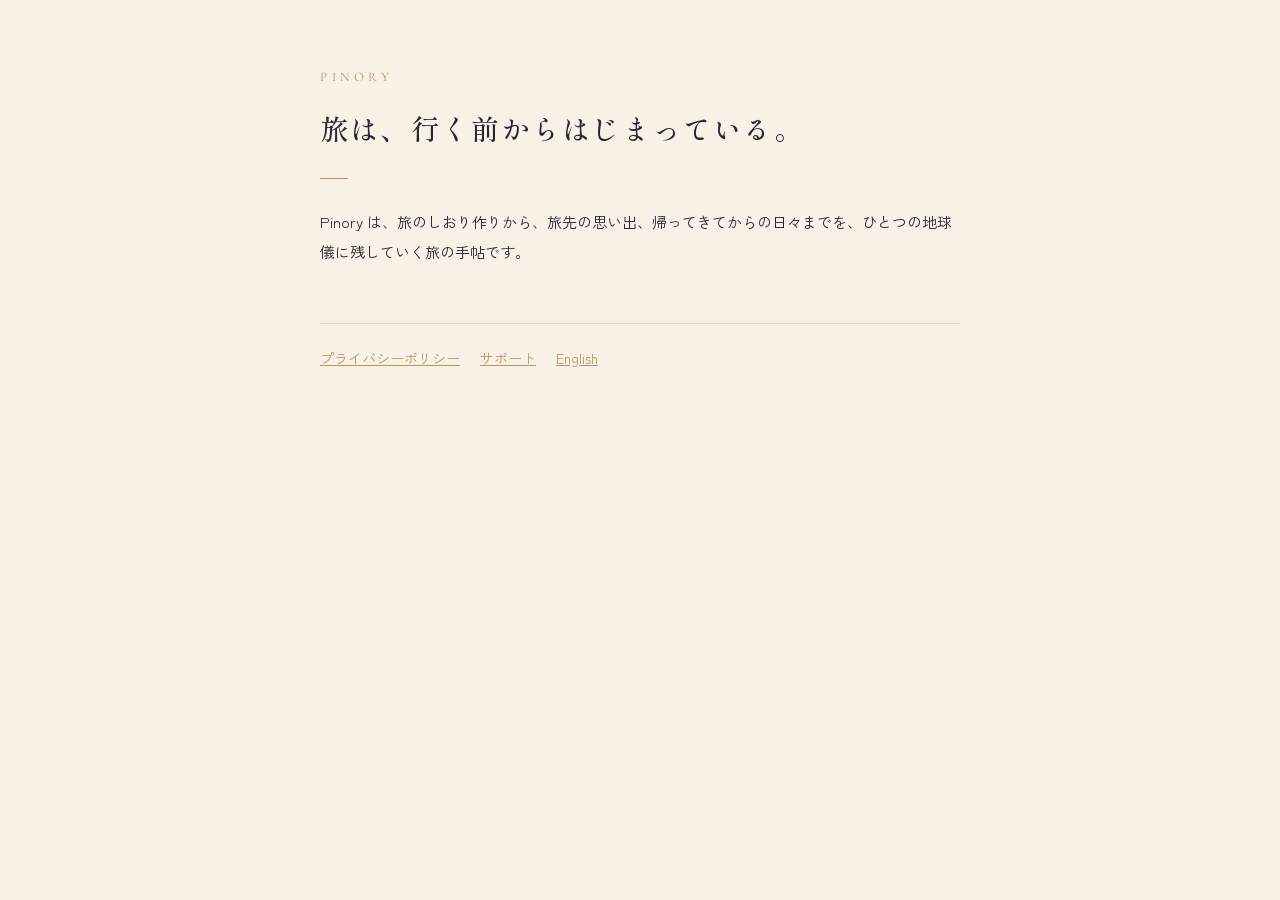
<file: index.html>
<!doctype html><html lang="ja"><head><meta charset="utf-8"><meta name="viewport" content="width=device-width,initial-scale=1"><title>Pinory</title><link rel="preconnect" href="https://fonts.googleapis.com"><link rel="stylesheet" href="https://fonts.googleapis.com/css2?family=Cormorant+Garamond:wght@500&family=Shippori+Mincho:wght@500&family=Zen+Kaku+Gothic+New&display=swap"><link rel="stylesheet" href="style.css"></head>
<body><main>
<p class="eyebrow">Pinory</p>
<h1>旅は、行く前からはじまっている。</h1>
<div class="rule"></div>
<p>Pinory は、旅のしおり作りから、旅先の思い出、帰ってきてからの日々までを、ひとつの地球儀に残していく旅の手帖です。</p>
<nav><a href="privacy/">プライバシーポリシー</a><a href="support/">サポート</a><a href="en/">English</a></nav>
</main></body></html>
</file>
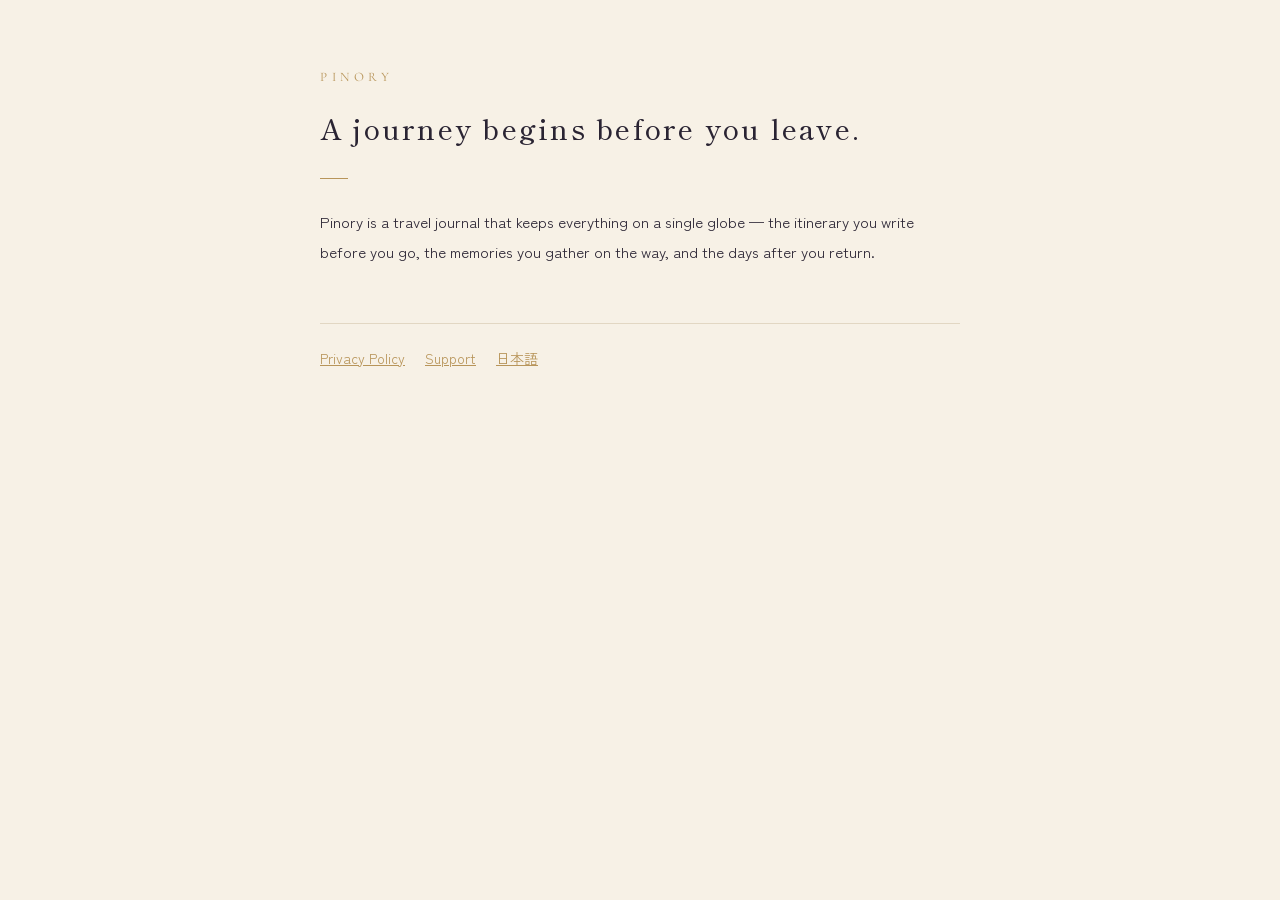
<file: en/index.html>
<!doctype html><html lang="en"><head><meta charset="utf-8"><meta name="viewport" content="width=device-width,initial-scale=1"><title>Pinory</title><link rel="preconnect" href="https://fonts.googleapis.com"><link rel="stylesheet" href="https://fonts.googleapis.com/css2?family=Cormorant+Garamond:wght@500&family=Shippori+Mincho:wght@500&family=Zen+Kaku+Gothic+New&display=swap"><link rel="stylesheet" href="../style.css"></head>
<body><main>
<p class="eyebrow">Pinory</p>
<h1>A journey begins before you leave.</h1>
<div class="rule"></div>
<p>Pinory is a travel journal that keeps everything on a single globe — the itinerary you write before you go, the memories you gather on the way, and the days after you return.</p>
<nav><a href="privacy/">Privacy Policy</a><a href="support/">Support</a><a href="../">日本語</a></nav>
</main></body></html>
</file>
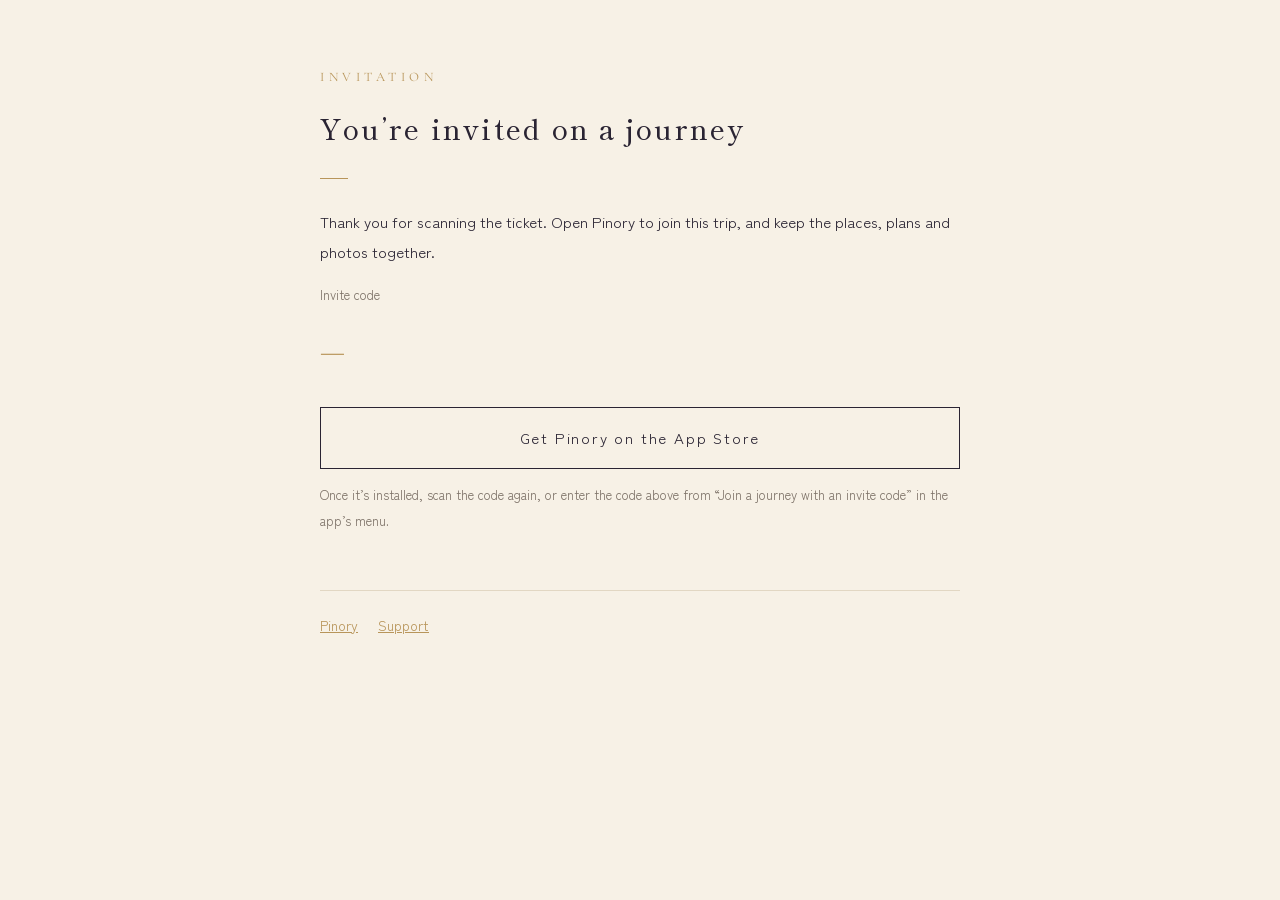
<file: join/index.html>
<!doctype html><html lang="ja"><head><meta charset="utf-8"><meta name="viewport" content="width=device-width,initial-scale=1"><meta name="robots" content="noindex"><title>Pinory 旅への招待</title><link rel="preconnect" href="https://fonts.googleapis.com"><link rel="stylesheet" href="https://fonts.googleapis.com/css2?family=Cormorant+Garamond:wght@500&family=Shippori+Mincho:wght@500&family=Zen+Kaku+Gothic+New&display=swap"><link rel="stylesheet" href="../style.css">
<style>
.code{font-family:"Cormorant Garamond",serif;font-size:30px;letter-spacing:.12em;color:var(--gold);margin:6px 0 26px}
.btn{display:block;text-align:center;text-decoration:none;font-family:"Zen Kaku Gothic New",sans-serif;font-size:15px;letter-spacing:.12em;padding:15px 18px;margin:0 0 12px;border:1px solid var(--ink);color:var(--ink)}
.btn.primary{background:var(--ink);color:var(--paper)}
[data-lang]{display:none}
</style></head>
<body><main>
<p class="eyebrow">Invitation</p>

<div data-lang="ja">
<h1>旅への、招待です</h1>
<div class="rule"></div>
<p>切符のQRコードから来てくださって、ありがとうございます。Pinory をひらくと、この旅の仲間に加われます。行き先や予定、写真を、一緒に残せます。</p>
<p class="small">招待コード</p>
<p class="code" data-code></p>
<a class="btn primary" data-open href="#">Pinory でひらく</a>
<a class="btn" data-store href="#">App Store で Pinory を入れる</a>
<p class="small">アプリを入れたら、もう一度このQRコードを読み込むか、アプリのメニューの「招待コードで旅に加わる」に上のコードを入れてください。</p>
<nav><a href="../">Pinory</a><a href="../support/">サポート</a></nav>
</div>

<div data-lang="en">
<h1>You’re invited on a journey</h1>
<div class="rule"></div>
<p>Thank you for scanning the ticket. Open Pinory to join this trip, and keep the places, plans and photos together.</p>
<p class="small">Invite code</p>
<p class="code" data-code></p>
<a class="btn primary" data-open href="#">Open in Pinory</a>
<a class="btn" data-store href="#">Get Pinory on the App Store</a>
<p class="small">Once it’s installed, scan the code again, or enter the code above from “Join a journey with an invite code” in the app’s menu.</p>
<nav><a href="../">Pinory</a><a href="../en/support/">Support</a></nav>
</div>

<script>
// App Store の URL（審査が通ってアプリの Apple ID が決まったら、ここに入れる）
var APP_STORE_URL = 'https://apps.apple.com/search?term=Pinory';
var ja = (navigator.language || '').toLowerCase().indexOf('ja') === 0;
var lang = ja ? 'ja' : 'en';
document.documentElement.lang = lang;
document.title = ja ? 'Pinory 旅への招待' : 'Pinory — an invitation';
document.querySelector('[data-lang="' + lang + '"]').style.display = 'block';
// 招待コードは英数字12文字だけを受け付ける
var raw = (new URLSearchParams(location.search).get('c') || '').toUpperCase().replace(/[^A-Z0-9]/g, '');
var code = raw.length === 12 ? raw : '';
document.querySelectorAll('[data-code]').forEach(function (e) {
  e.textContent = code ? code.slice(0, 4) + '-' + code.slice(4, 8) + '-' + code.slice(8) : '—';
});
document.querySelectorAll('[data-open]').forEach(function (e) {
  if (code) e.href = 'pinory://join/' + code; else e.style.display = 'none';
});
document.querySelectorAll('[data-store]').forEach(function (e) { e.href = APP_STORE_URL; });
</script>
</main></body></html>
</file>
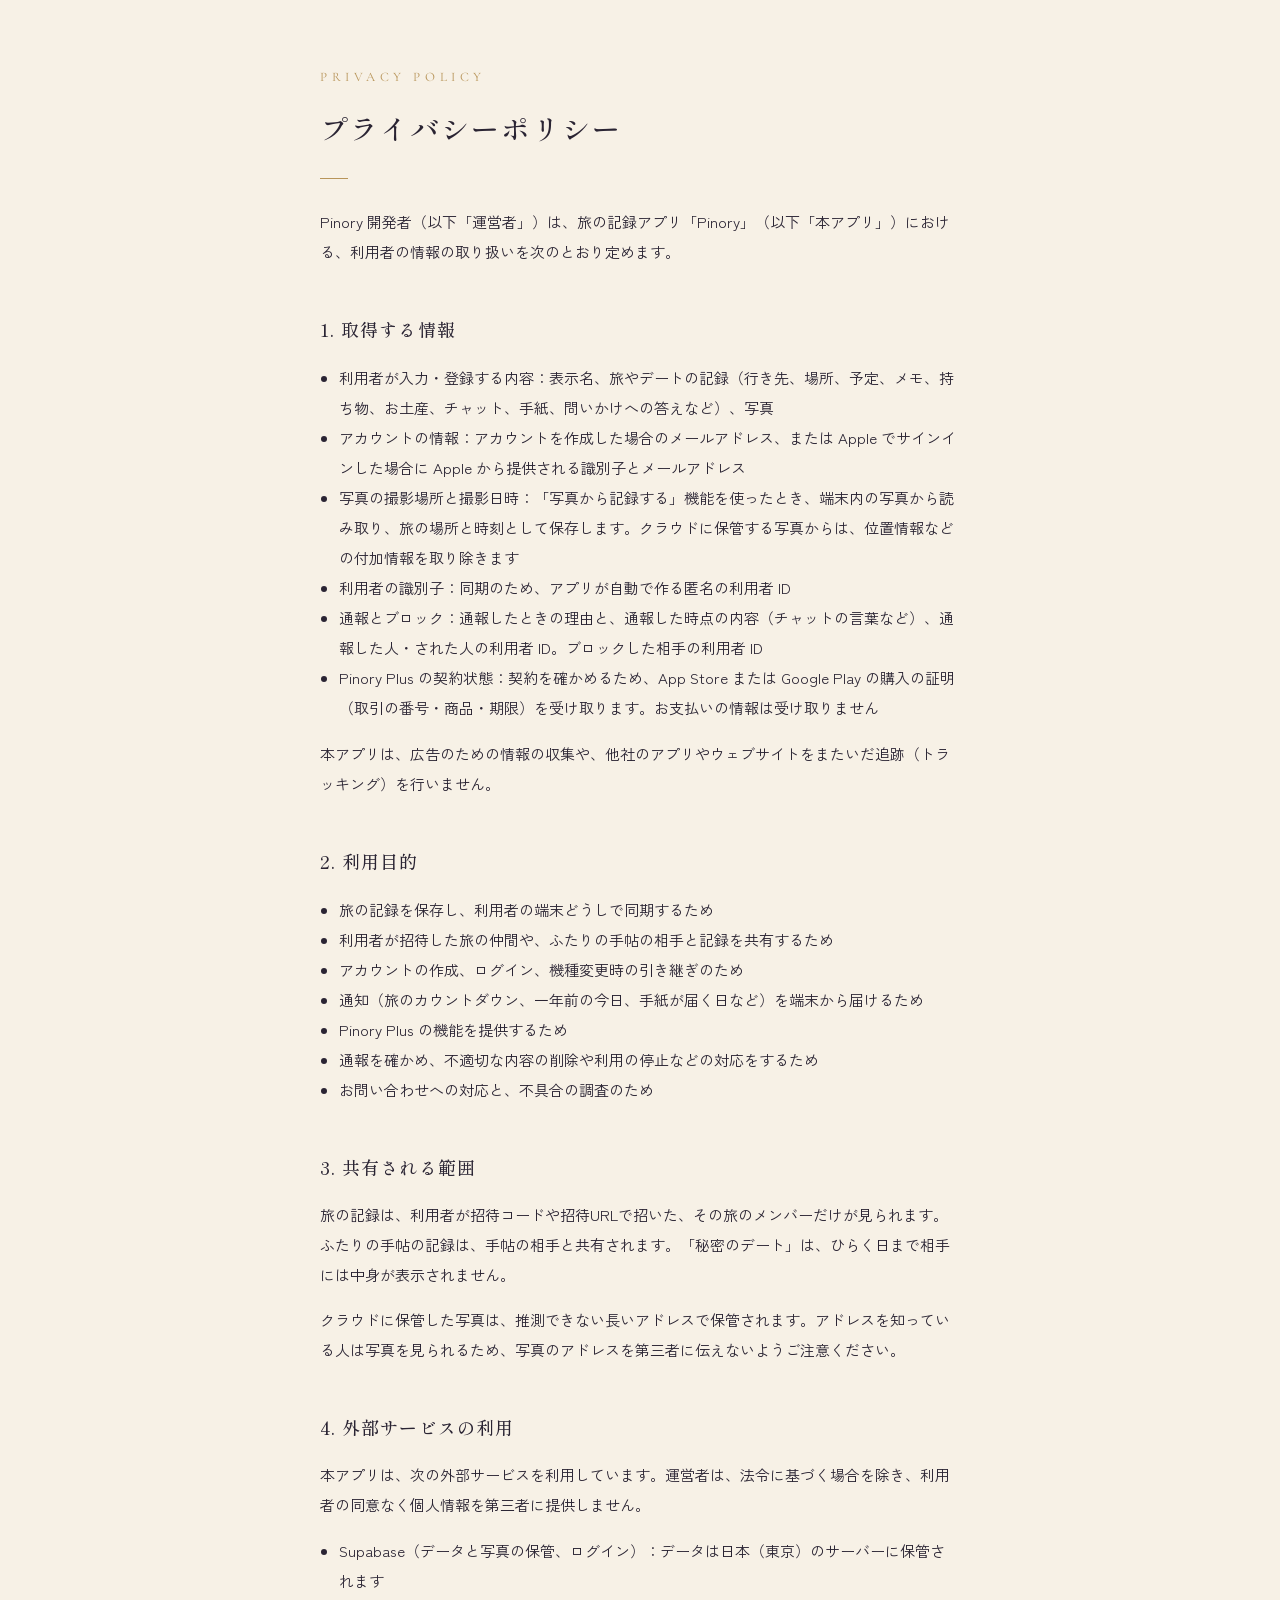
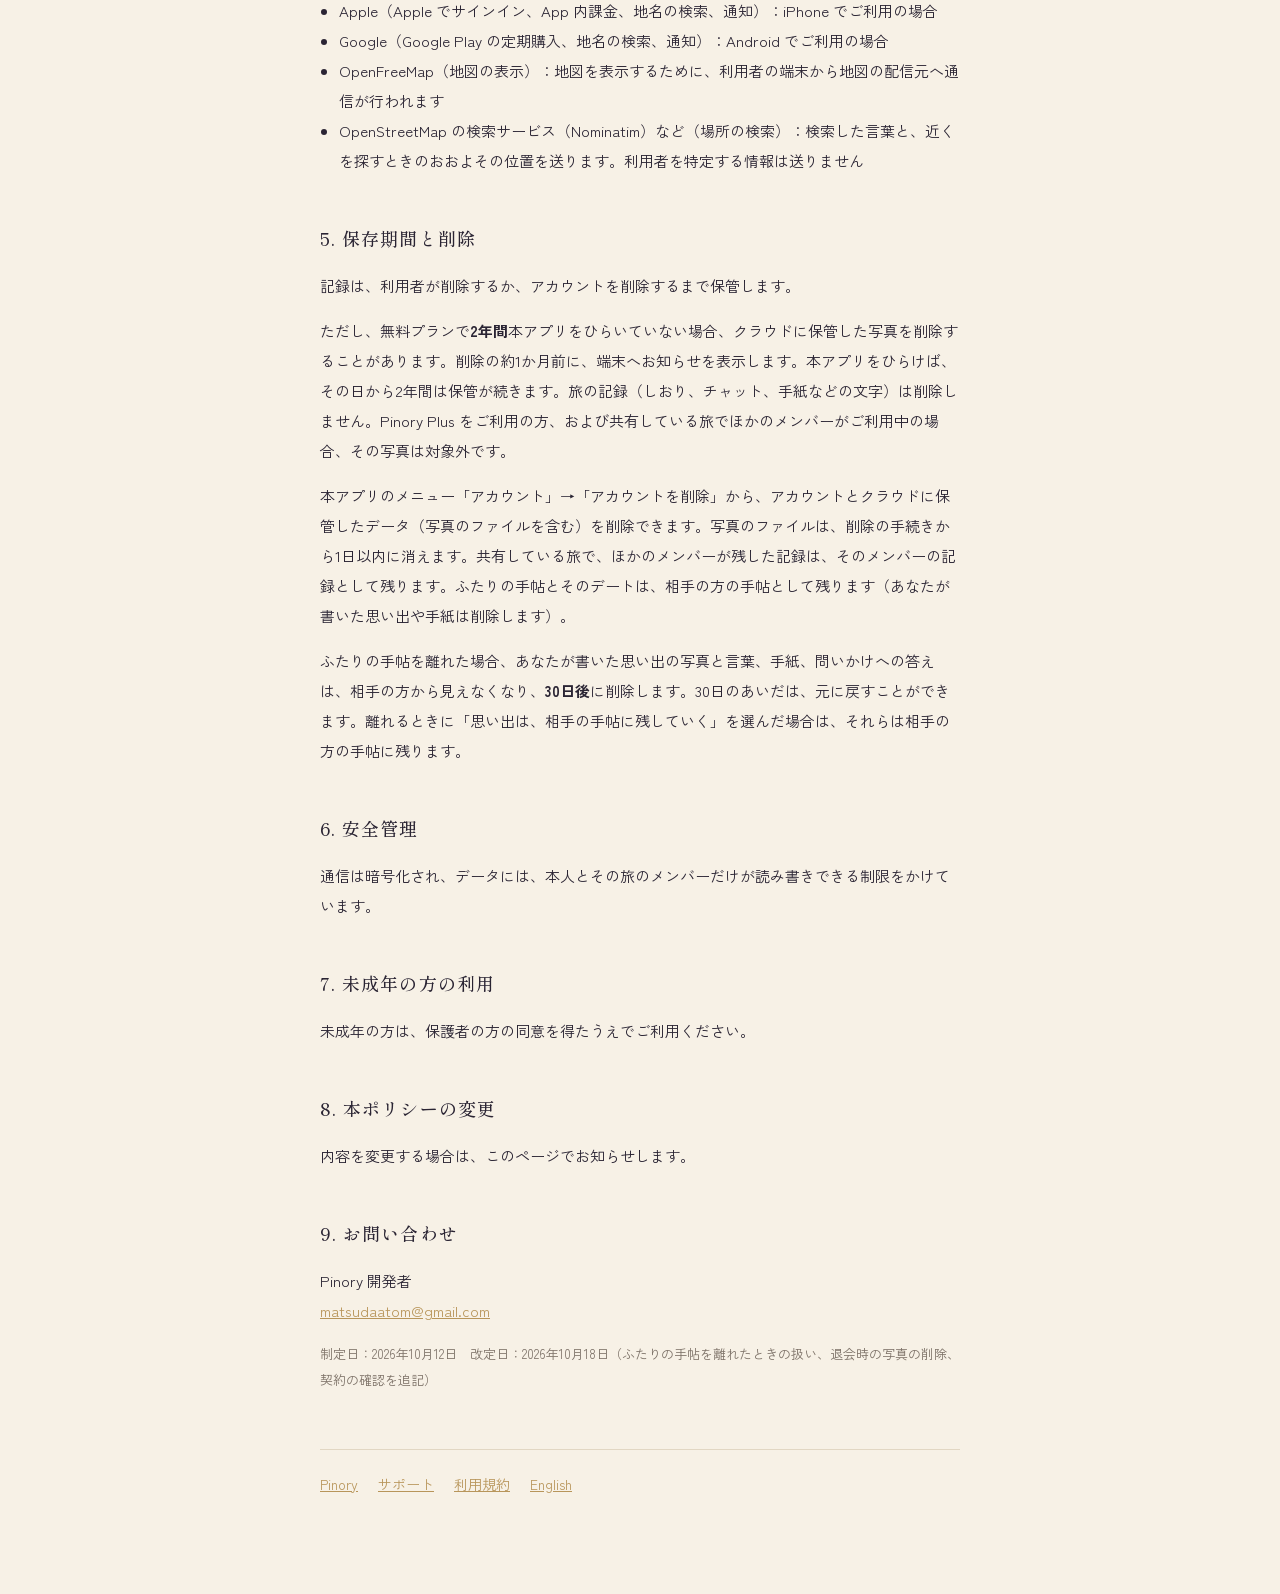
<file: privacy/index.html>
<!doctype html><html lang="ja"><head><meta charset="utf-8"><meta name="viewport" content="width=device-width,initial-scale=1"><title>Pinory プライバシーポリシー</title><link rel="preconnect" href="https://fonts.googleapis.com"><link rel="stylesheet" href="https://fonts.googleapis.com/css2?family=Cormorant+Garamond:wght@500&family=Shippori+Mincho:wght@500&family=Zen+Kaku+Gothic+New&display=swap"><link rel="stylesheet" href="../style.css"></head>
<body><main>
<p class="eyebrow">Privacy Policy</p>
<h1>プライバシーポリシー</h1>
<div class="rule"></div>
<p>Pinory 開発者（以下「運営者」）は、旅の記録アプリ「Pinory」（以下「本アプリ」）における、利用者の情報の取り扱いを次のとおり定めます。</p>

<h2>1. 取得する情報</h2>
<ul>
<li>利用者が入力・登録する内容：表示名、旅やデートの記録（行き先、場所、予定、メモ、持ち物、お土産、チャット、手紙、問いかけへの答えなど）、写真</li>
<li>アカウントの情報：アカウントを作成した場合のメールアドレス、または Apple でサインインした場合に Apple から提供される識別子とメールアドレス</li>
<li>写真の撮影場所と撮影日時：「写真から記録する」機能を使ったとき、端末内の写真から読み取り、旅の場所と時刻として保存します。クラウドに保管する写真からは、位置情報などの付加情報を取り除きます</li>
<li>利用者の識別子：同期のため、アプリが自動で作る匿名の利用者 ID</li>
<li>通報とブロック：通報したときの理由と、通報した時点の内容（チャットの言葉など）、通報した人・された人の利用者 ID。ブロックした相手の利用者 ID</li>
<li>Pinory Plus の契約状態：契約を確かめるため、App Store または Google Play の購入の証明（取引の番号・商品・期限）を受け取ります。お支払いの情報は受け取りません</li>
</ul>
<p>本アプリは、広告のための情報の収集や、他社のアプリやウェブサイトをまたいだ追跡（トラッキング）を行いません。</p>

<h2>2. 利用目的</h2>
<ul>
<li>旅の記録を保存し、利用者の端末どうしで同期するため</li>
<li>利用者が招待した旅の仲間や、ふたりの手帖の相手と記録を共有するため</li>
<li>アカウントの作成、ログイン、機種変更時の引き継ぎのため</li>
<li>通知（旅のカウントダウン、一年前の今日、手紙が届く日など）を端末から届けるため</li>
<li>Pinory Plus の機能を提供するため</li>
<li>通報を確かめ、不適切な内容の削除や利用の停止などの対応をするため</li>
<li>お問い合わせへの対応と、不具合の調査のため</li>
</ul>

<h2>3. 共有される範囲</h2>
<p>旅の記録は、利用者が招待コードや招待URLで招いた、その旅のメンバーだけが見られます。ふたりの手帖の記録は、手帖の相手と共有されます。「秘密のデート」は、ひらく日まで相手には中身が表示されません。</p>
<p>クラウドに保管した写真は、推測できない長いアドレスで保管されます。アドレスを知っている人は写真を見られるため、写真のアドレスを第三者に伝えないようご注意ください。</p>

<h2>4. 外部サービスの利用</h2>
<p>本アプリは、次の外部サービスを利用しています。運営者は、法令に基づく場合を除き、利用者の同意なく個人情報を第三者に提供しません。</p>
<ul>
<li>Supabase（データと写真の保管、ログイン）：データは日本（東京）のサーバーに保管されます</li>
<li>Apple（Apple でサインイン、App 内課金、地名の検索、通知）：iPhone でご利用の場合</li>
<li>Google（Google Play の定期購入、地名の検索、通知）：Android でご利用の場合</li>
<li>OpenFreeMap（地図の表示）：地図を表示するために、利用者の端末から地図の配信元へ通信が行われます</li>
<li>OpenStreetMap の検索サービス（Nominatim）など（場所の検索）：検索した言葉と、近くを探すときのおおよその位置を送ります。利用者を特定する情報は送りません</li>
</ul>

<h2>5. 保存期間と削除</h2>
<p>記録は、利用者が削除するか、アカウントを削除するまで保管します。</p>
<p>ただし、無料プランで<strong>2年間</strong>本アプリをひらいていない場合、クラウドに保管した写真を削除することがあります。削除の約1か月前に、端末へお知らせを表示します。本アプリをひらけば、その日から2年間は保管が続きます。旅の記録（しおり、チャット、手紙などの文字）は削除しません。Pinory Plus をご利用の方、および共有している旅でほかのメンバーがご利用中の場合、その写真は対象外です。</p>
<p>本アプリのメニュー「アカウント」→「アカウントを削除」から、アカウントとクラウドに保管したデータ（写真のファイルを含む）を削除できます。写真のファイルは、削除の手続きから1日以内に消えます。共有している旅で、ほかのメンバーが残した記録は、そのメンバーの記録として残ります。ふたりの手帖とそのデートは、相手の方の手帖として残ります（あなたが書いた思い出や手紙は削除します）。</p>
<p>ふたりの手帖を離れた場合、あなたが書いた思い出の写真と言葉、手紙、問いかけへの答えは、相手の方から見えなくなり、<strong>30日後</strong>に削除します。30日のあいだは、元に戻すことができます。離れるときに「思い出は、相手の手帖に残していく」を選んだ場合は、それらは相手の方の手帖に残ります。</p>

<h2>6. 安全管理</h2>
<p>通信は暗号化され、データには、本人とその旅のメンバーだけが読み書きできる制限をかけています。</p>

<h2>7. 未成年の方の利用</h2>
<p>未成年の方は、保護者の方の同意を得たうえでご利用ください。</p>

<h2>8. 本ポリシーの変更</h2>
<p>内容を変更する場合は、このページでお知らせします。</p>

<h2>9. お問い合わせ</h2>
<p>Pinory 開発者<br><a href="mailto:matsudaatom@gmail.com">matsudaatom@gmail.com</a></p>
<p class="small">制定日：2026年10月12日　改定日：2026年10月18日（ふたりの手帖を離れたときの扱い、退会時の写真の削除、契約の確認を追記）</p>

<nav><a href="../">Pinory</a><a href="../support/">サポート</a><a href="../terms/">利用規約</a><a href="../en/privacy/">English</a></nav>
</main></body></html>
</file>
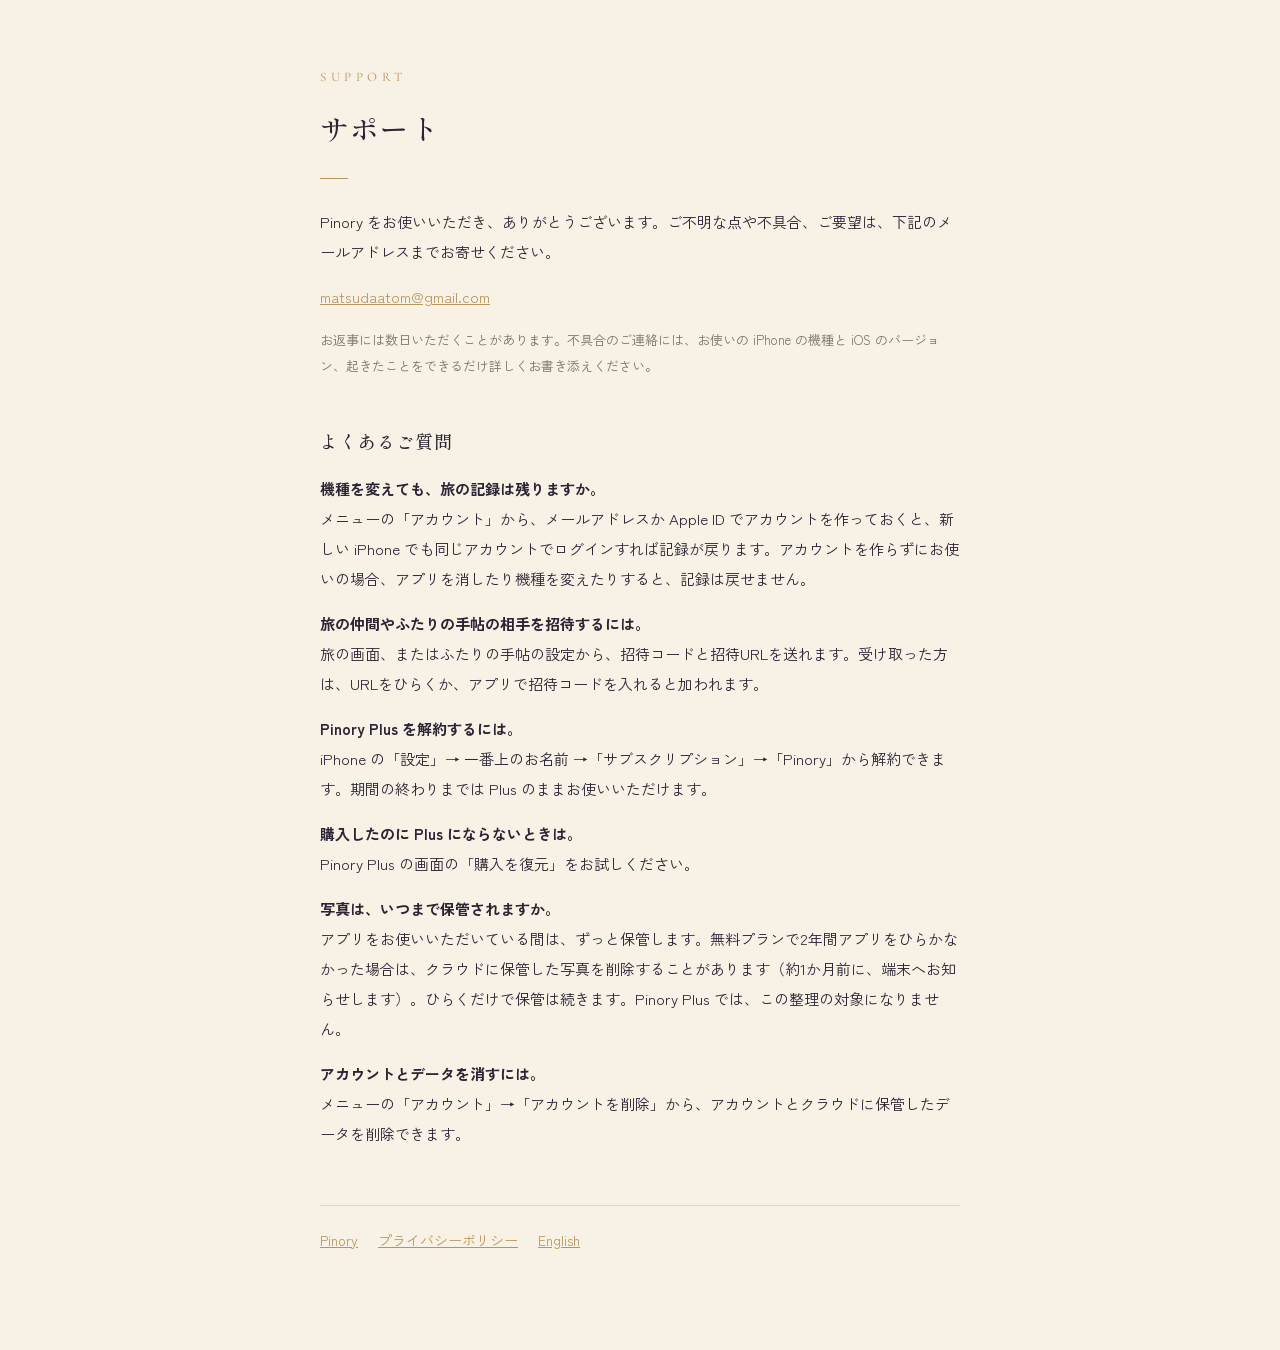
<file: support/index.html>
<!doctype html><html lang="ja"><head><meta charset="utf-8"><meta name="viewport" content="width=device-width,initial-scale=1"><title>Pinory サポート</title><link rel="preconnect" href="https://fonts.googleapis.com"><link rel="stylesheet" href="https://fonts.googleapis.com/css2?family=Cormorant+Garamond:wght@500&family=Shippori+Mincho:wght@500&family=Zen+Kaku+Gothic+New&display=swap"><link rel="stylesheet" href="../style.css"></head>
<body><main>
<p class="eyebrow">Support</p>
<h1>サポート</h1>
<div class="rule"></div>
<p>Pinory をお使いいただき、ありがとうございます。ご不明な点や不具合、ご要望は、下記のメールアドレスまでお寄せください。</p>
<p><a href="mailto:matsudaatom@gmail.com">matsudaatom@gmail.com</a></p>
<p class="small">お返事には数日いただくことがあります。不具合のご連絡には、お使いの iPhone の機種と iOS のバージョン、起きたことをできるだけ詳しくお書き添えください。</p>

<h2>よくあるご質問</h2>
<p><strong>機種を変えても、旅の記録は残りますか。</strong><br>メニューの「アカウント」から、メールアドレスか Apple ID でアカウントを作っておくと、新しい iPhone でも同じアカウントでログインすれば記録が戻ります。アカウントを作らずにお使いの場合、アプリを消したり機種を変えたりすると、記録は戻せません。</p>
<p><strong>旅の仲間やふたりの手帖の相手を招待するには。</strong><br>旅の画面、またはふたりの手帖の設定から、招待コードと招待URLを送れます。受け取った方は、URLをひらくか、アプリで招待コードを入れると加われます。</p>
<p><strong>Pinory Plus を解約するには。</strong><br>iPhone の「設定」→ 一番上のお名前 →「サブスクリプション」→「Pinory」から解約できます。期間の終わりまでは Plus のままお使いいただけます。</p>
<p><strong>購入したのに Plus にならないときは。</strong><br>Pinory Plus の画面の「購入を復元」をお試しください。</p>
<p><strong>写真は、いつまで保管されますか。</strong><br>アプリをお使いいただいている間は、ずっと保管します。無料プランで2年間アプリをひらかなかった場合は、クラウドに保管した写真を削除することがあります（約1か月前に、端末へお知らせします）。ひらくだけで保管は続きます。Pinory Plus では、この整理の対象になりません。</p>
<p><strong>アカウントとデータを消すには。</strong><br>メニューの「アカウント」→「アカウントを削除」から、アカウントとクラウドに保管したデータを削除できます。</p>

<nav><a href="../">Pinory</a><a href="../privacy/">プライバシーポリシー</a><a href="../en/support/">English</a></nav>
</main></body></html>
</file>
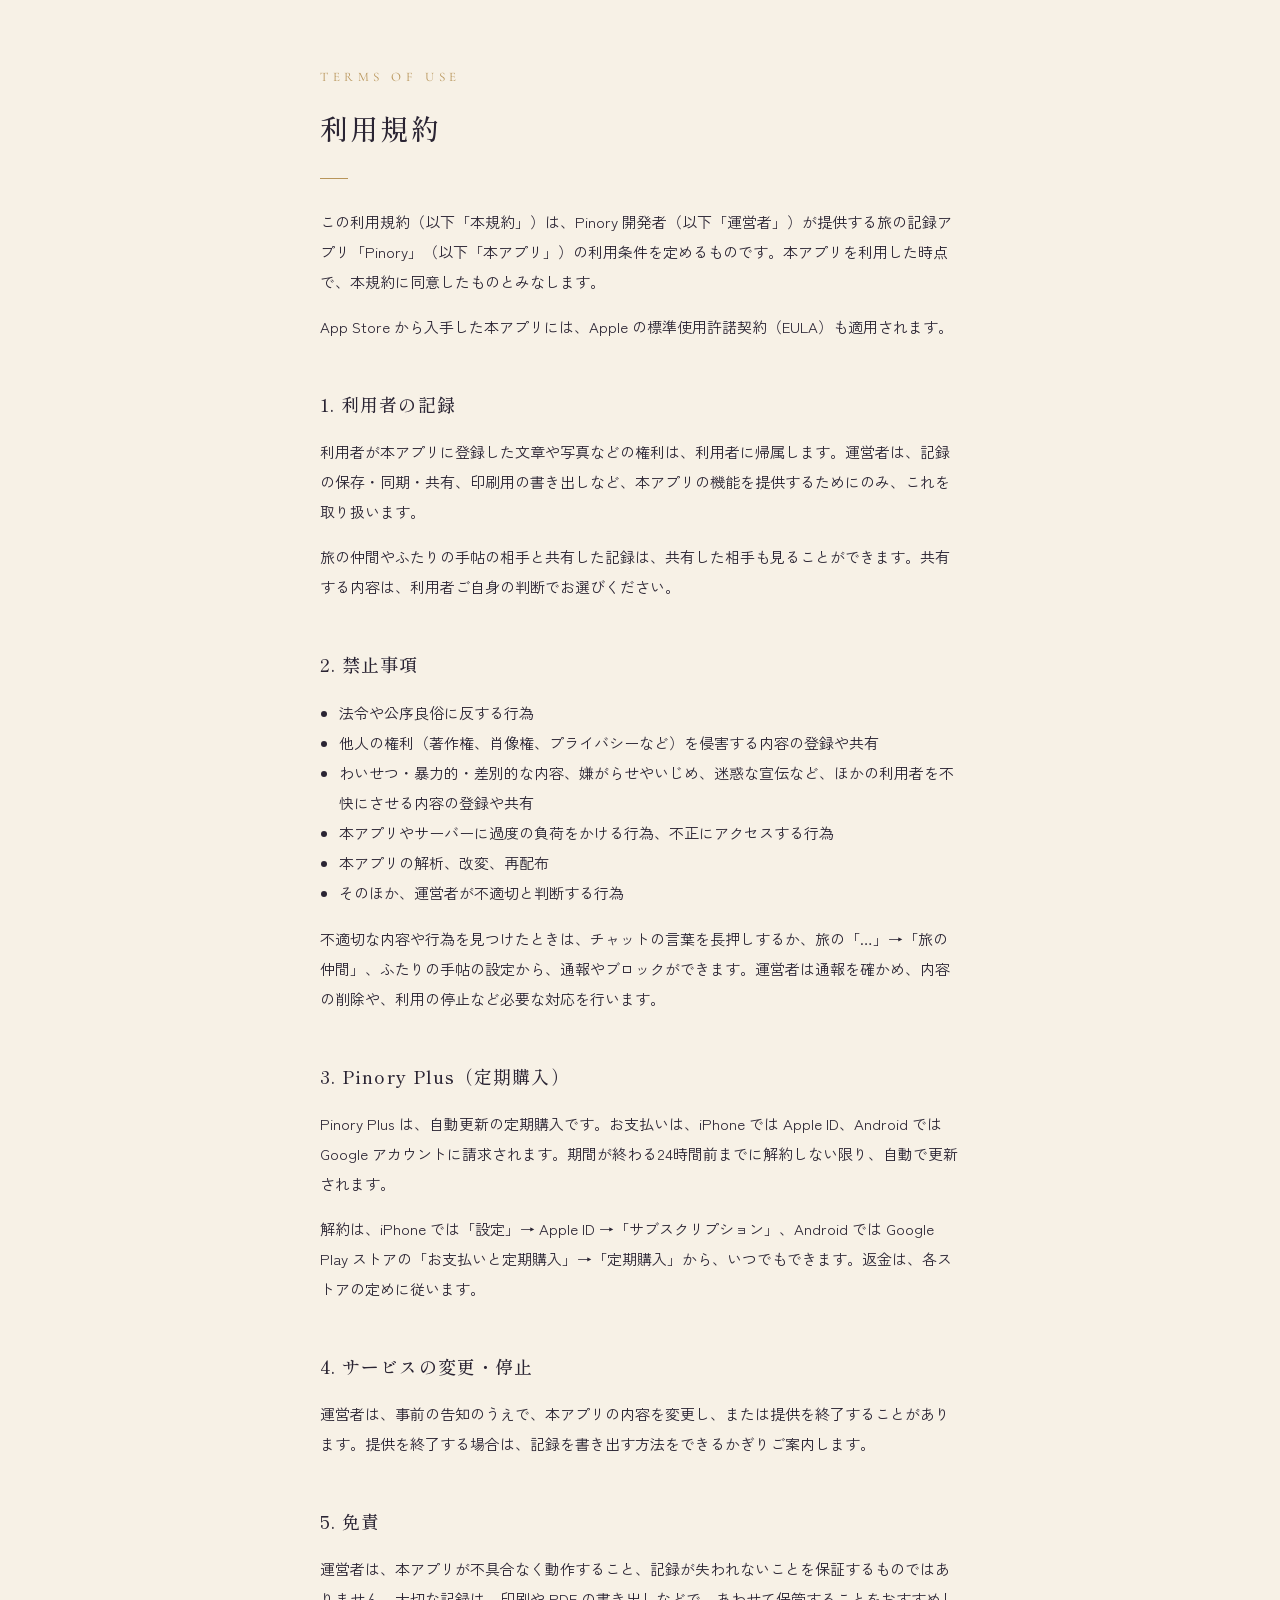
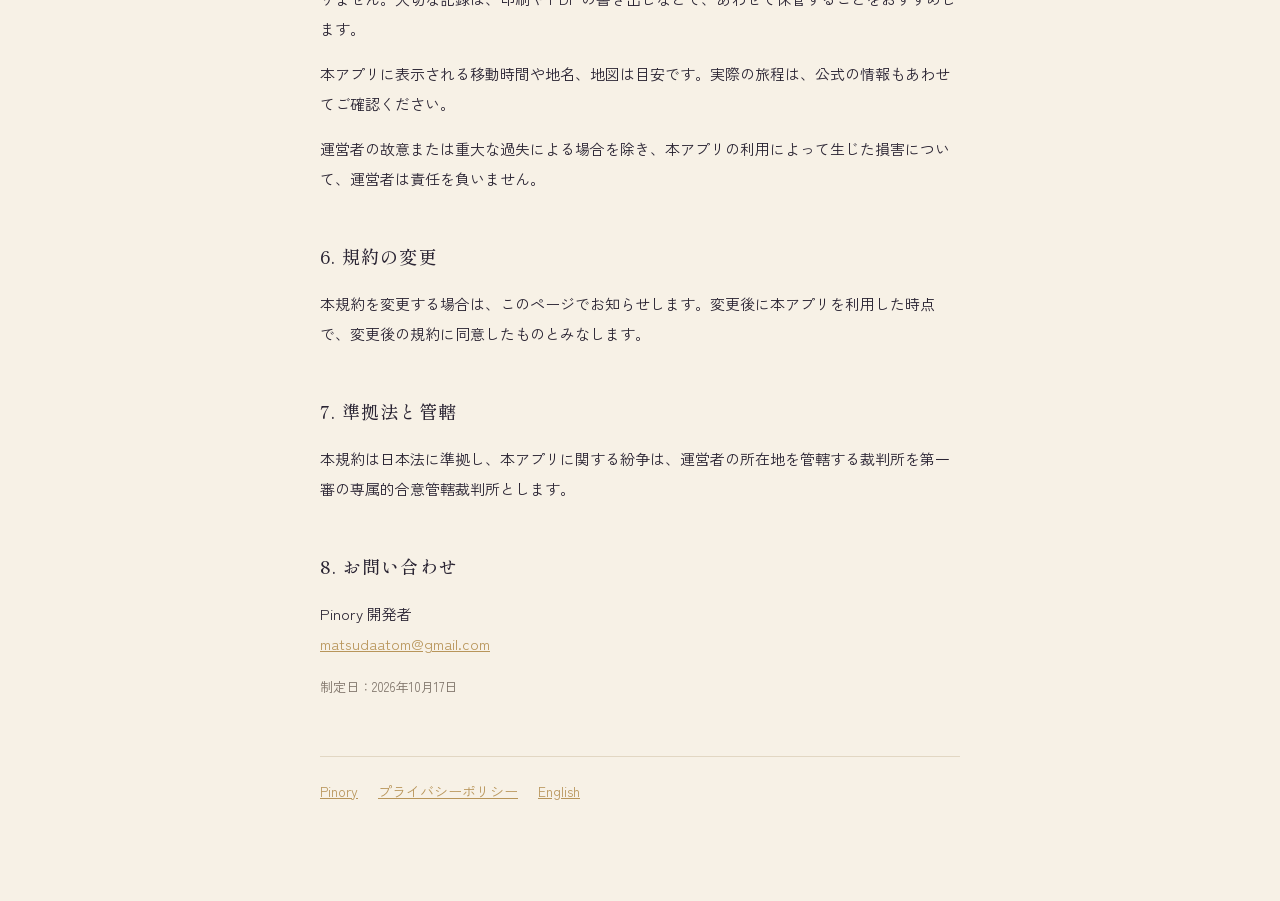
<file: terms/index.html>
<!doctype html><html lang="ja"><head><meta charset="utf-8"><meta name="viewport" content="width=device-width,initial-scale=1"><title>Pinory 利用規約</title><link rel="preconnect" href="https://fonts.googleapis.com"><link rel="stylesheet" href="https://fonts.googleapis.com/css2?family=Cormorant+Garamond:wght@500&family=Shippori+Mincho:wght@500&family=Zen+Kaku+Gothic+New&display=swap"><link rel="stylesheet" href="../style.css"></head>
<body><main>
<p class="eyebrow">Terms of Use</p>
<h1>利用規約</h1>
<div class="rule"></div>
<p>この利用規約（以下「本規約」）は、Pinory 開発者（以下「運営者」）が提供する旅の記録アプリ「Pinory」（以下「本アプリ」）の利用条件を定めるものです。本アプリを利用した時点で、本規約に同意したものとみなします。</p>
<p>App Store から入手した本アプリには、Apple の標準使用許諾契約（EULA）も適用されます。</p>

<h2>1. 利用者の記録</h2>
<p>利用者が本アプリに登録した文章や写真などの権利は、利用者に帰属します。運営者は、記録の保存・同期・共有、印刷用の書き出しなど、本アプリの機能を提供するためにのみ、これを取り扱います。</p>
<p>旅の仲間やふたりの手帖の相手と共有した記録は、共有した相手も見ることができます。共有する内容は、利用者ご自身の判断でお選びください。</p>

<h2>2. 禁止事項</h2>
<ul>
<li>法令や公序良俗に反する行為</li>
<li>他人の権利（著作権、肖像権、プライバシーなど）を侵害する内容の登録や共有</li>
<li>わいせつ・暴力的・差別的な内容、嫌がらせやいじめ、迷惑な宣伝など、ほかの利用者を不快にさせる内容の登録や共有</li>
<li>本アプリやサーバーに過度の負荷をかける行為、不正にアクセスする行為</li>
<li>本アプリの解析、改変、再配布</li>
<li>そのほか、運営者が不適切と判断する行為</li>
</ul>

<p>不適切な内容や行為を見つけたときは、チャットの言葉を長押しするか、旅の「…」→「旅の仲間」、ふたりの手帖の設定から、通報やブロックができます。運営者は通報を確かめ、内容の削除や、利用の停止など必要な対応を行います。</p>

<h2>3. Pinory Plus（定期購入）</h2>
<p>Pinory Plus は、自動更新の定期購入です。お支払いは、iPhone では Apple ID、Android では Google アカウントに請求されます。期間が終わる24時間前までに解約しない限り、自動で更新されます。</p>
<p>解約は、iPhone では「設定」→ Apple ID →「サブスクリプション」、Android では Google Play ストアの「お支払いと定期購入」→「定期購入」から、いつでもできます。返金は、各ストアの定めに従います。</p>

<h2>4. サービスの変更・停止</h2>
<p>運営者は、事前の告知のうえで、本アプリの内容を変更し、または提供を終了することがあります。提供を終了する場合は、記録を書き出す方法をできるかぎりご案内します。</p>

<h2>5. 免責</h2>
<p>運営者は、本アプリが不具合なく動作すること、記録が失われないことを保証するものではありません。大切な記録は、印刷や PDF の書き出しなどで、あわせて保管することをおすすめします。</p>
<p>本アプリに表示される移動時間や地名、地図は目安です。実際の旅程は、公式の情報もあわせてご確認ください。</p>
<p>運営者の故意または重大な過失による場合を除き、本アプリの利用によって生じた損害について、運営者は責任を負いません。</p>

<h2>6. 規約の変更</h2>
<p>本規約を変更する場合は、このページでお知らせします。変更後に本アプリを利用した時点で、変更後の規約に同意したものとみなします。</p>

<h2>7. 準拠法と管轄</h2>
<p>本規約は日本法に準拠し、本アプリに関する紛争は、運営者の所在地を管轄する裁判所を第一審の専属的合意管轄裁判所とします。</p>

<h2>8. お問い合わせ</h2>
<p>Pinory 開発者<br><a href="mailto:matsudaatom@gmail.com">matsudaatom@gmail.com</a></p>
<p class="small">制定日：2026年10月17日</p>

<nav><a href="../">Pinory</a><a href="../privacy/">プライバシーポリシー</a><a href="../en/terms/">English</a></nav>
</main></body></html>
</file>
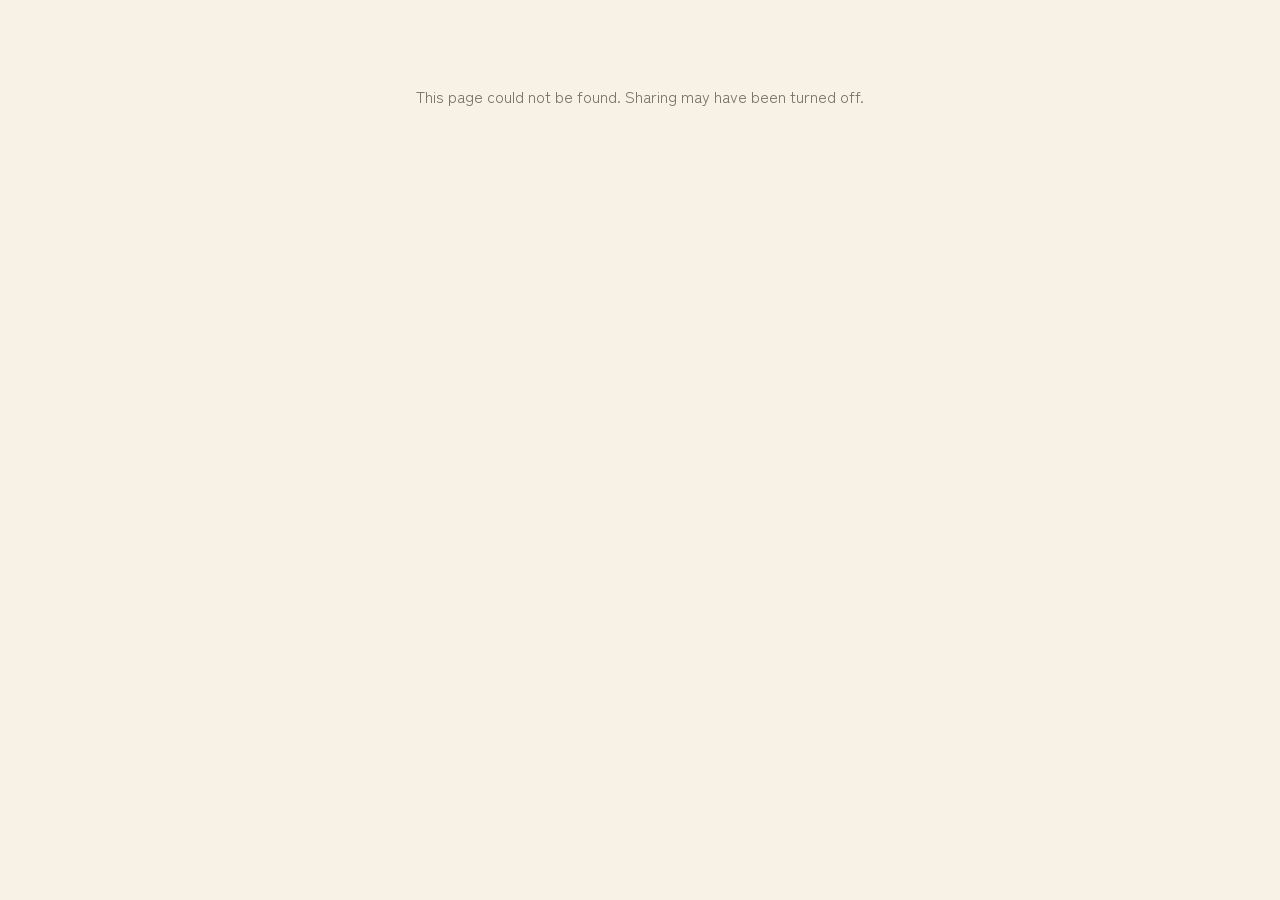
<file: trip/index.html>
<!doctype html><html lang="ja"><head><meta charset="utf-8"><meta name="viewport" content="width=device-width,initial-scale=1"><meta name="robots" content="noindex"><title>Pinory</title>
<link rel="preconnect" href="https://fonts.googleapis.com"><link rel="stylesheet" href="https://fonts.googleapis.com/css2?family=Cormorant+Garamond:wght@500&family=Shippori+Mincho:wght@500;600&family=Zen+Kaku+Gothic+New&display=swap"><link rel="stylesheet" href="../style.css">
<style>
body{background:#F7F1E6}
main{padding-top:0}
.hero{position:relative;margin:0 -20px 28px;min-height:340px;background:linear-gradient(#0E1322,#2B2537);color:#F7F1E6;display:flex;align-items:flex-end;overflow:hidden}
.hero img{position:absolute;inset:0;width:100%;height:100%;object-fit:cover;opacity:.75}
.hero .fade{position:absolute;inset:0;background:linear-gradient(transparent 35%,rgba(14,19,34,.85))}
.hero .in{position:relative;padding:28px 24px}
.hero h1{color:#F7F1E6;font-size:28px;margin:8px 0 6px}
.hero .meta{font-family:"Zen Kaku Gothic New",sans-serif;font-size:13px;color:#ECE2D0}
.day{margin:34px 0 8px}
.day .t{font-size:20px;letter-spacing:.06em}
.stop{display:flex;gap:14px;padding:14px 0;border-bottom:1px solid #E2D7C3}
.stop .time{width:58px;flex:none;font-family:"Cormorant Garamond",serif;font-size:18px;color:#8A6B37}
.stop .name{font-size:17px;margin:0}
.stop .note{font-family:"Zen Kaku Gothic New",sans-serif;font-size:13px;color:#7D7268;margin:4px 0 0}
.stop .todo{font-family:"Zen Kaku Gothic New",sans-serif;font-size:13px;margin:6px 0 0;color:#2A2433}
.stop .todo:before{content:"";display:inline-block;width:6px;height:6px;border:1px solid #B8955A;border-radius:50%;margin-right:8px;vertical-align:middle}
.stop img{width:100%;max-width:280px;border-radius:3px;margin-top:10px;display:block}
.leg{font-family:"Zen Kaku Gothic New",sans-serif;font-size:12px;color:#8A6B37;margin:0 0 6px}
.leg small{display:block;color:#7D7268;font-size:11.5px;margin-top:2px}
.steps{margin:8px 0 0;padding-left:12px;border-left:1px solid #D8C39C}
.steps p{font-family:"Zen Kaku Gothic New",sans-serif;font-size:13px;margin:4px 0 0;color:#2A2433}
.steps p b{display:inline-block;min-width:44px;font-family:"Cormorant Garamond",serif;font-weight:500;font-size:14px;color:#8A6B37}
.steps p.done{color:#A39A8F;text-decoration:line-through}
.grid{display:grid;grid-template-columns:1fr 1fr;gap:8px;margin-top:12px}
.grid img{width:100%;aspect-ratio:1;object-fit:cover;border-radius:2px}
.cap{font-family:"Zen Kaku Gothic New",sans-serif;font-size:13px;margin:6px 0 18px;color:#2A2433}
.cap small{color:#8A6B37;display:block;font-size:11px}
.cta{margin-top:48px;padding:24px;border:1px solid #E2D7C3;text-align:center}
.cta a.btn{display:inline-block;margin-top:12px;padding:12px 22px;background:#2A2433;color:#F7F1E6;text-decoration:none;font-family:"Zen Kaku Gothic New",sans-serif;font-size:14px;letter-spacing:.1em}
#msg{font-family:"Zen Kaku Gothic New",sans-serif;color:#7D7268;margin-top:80px;text-align:center}
/* このページは紙の色で固定（端末がダークモードでも） */
:root,:root[data-x]{--paper:#F7F1E6;--ink:#2A2433;--soft:#7D7268;--line:#E2D7C3;--bg:#F7F1E6}
@media (prefers-color-scheme:dark){:root{--paper:#F7F1E6;--ink:#2A2433;--soft:#7D7268;--line:#E2D7C3;--bg:#F7F1E6}body{background:#F7F1E6;color:#2A2433}}
</style></head>
<body><main>
<div id="msg">…</div>
<div id="view" hidden></div>
<script>
var SUPABASE_URL = 'https://ixjwxircgyiflosgwngq.supabase.co';
var KEY = 'sb_publishable_Uf5DQYO5kNT9BVTZ6pb2zg_LeEgGma5';
var APP_STORE_URL = 'https://apps.apple.com/search?term=Pinory';
var ja = (navigator.language || '').toLowerCase().indexOf('ja') === 0;
document.documentElement.lang = ja ? 'ja' : 'en';
var T = ja ? {
  loading: '旅のページをひらいています', none: 'このページは見つかりませんでした。共有が止められたか、まだ公開前です。',
  noTime: '時刻なし', someday: '日にちは、まだ', want: 'ここで、したいこと', memories: '思い出',
  cta: 'この旅は、Pinory で作られています', ctaSub: '旅のしおりと思い出を、ひとつの地球儀に。', get: 'App Store で見る', day: function (n) { return n + '日目'; },
  mode: { walk: '徒歩', train: '電車', bus: 'バス', car: '車', taxi: 'タクシー', plane: '飛行機', ship: '船', bike: '自転車', other: '移動' },
  from: function (s) { return s + 'から'; }
} : {
  loading: 'Opening the journey', none: 'This page could not be found. Sharing may have been turned off.',
  noTime: 'Any time', someday: 'No date yet', want: 'While I’m there', memories: 'Memories',
  cta: 'This journey was made with Pinory', ctaSub: 'Travel notes and memories, on a single globe.', get: 'View on the App Store', day: function (n) { return 'Day ' + n; },
  mode: { walk: 'Walk', train: 'Train', bus: 'Bus', car: 'Car', taxi: 'Taxi', plane: 'Flight', ship: 'Ferry', bike: 'Bike', other: 'Travel' },
  from: function (s) { return 'from ' + s; }
};
var msg = document.getElementById('msg'), view = document.getElementById('view');
msg.textContent = T.loading;
function esc(s) { var d = document.createElement('div'); d.textContent = s == null ? '' : String(s); return d.innerHTML; }
function photo(u) { return u && /^https:\/\//.test(u) ? u : null; }
function ymd(s) { var d = new Date(s); return ja ? (d.getFullYear() + '年' + (d.getMonth() + 1) + '月' + d.getDate() + '日') : d.toLocaleDateString('en', { year: 'numeric', month: 'short', day: 'numeric' }); }
function md(d) { return ja ? ((d.getMonth() + 1) + '月' + d.getDate() + '日') : d.toLocaleDateString('en', { month: 'short', day: 'numeric', weekday: 'short' }); }
function mhm(m) { return ('0' + (Math.floor(m / 60) % 24)).slice(-2) + ':' + ('0' + (m % 60)).slice(-2); }
// ここまでの移動：「電車　10:02 → 10:41」と、乗り換えごとの一行
function legHtml(l) {
  if (!l || typeof l !== 'object') return '';
  var segs = l.segments || [];
  var dep = l.depart != null ? l.depart : (segs[0] || {}).depart, arr = l.arrive != null ? l.arrive : (segs[segs.length - 1] || {}).arrive;
  var head = [T.mode[l.mode] || '', l.from ? T.from(l.from) : '', dep != null || arr != null ? (dep != null ? mhm(dep) : '') + ' → ' + (arr != null ? mhm(arr) : '') : ''].filter(Boolean).join('　');
  if (!head && !segs.length && !l.note) return '';
  var h = '<p class="leg">' + esc(head);
  segs.forEach(function (s) {
    var a = [s.depart != null ? mhm(s.depart) : '', s.from || ''].filter(Boolean).join(' '), b = [s.arrive != null ? mhm(s.arrive) : '', s.to || ''].filter(Boolean).join(' ');
    h += '<small>' + esc([a, s.line || '', b].filter(Boolean).join(' → ') + (s.note ? '　' + s.note : '')) + '</small>';
  });
  if (l.note) h += '<small>' + esc(l.note) + '</small>';
  return h + '</p>';
}
function hm(s) { var d = new Date(s); return ('0' + d.getHours()).slice(-2) + ':' + ('0' + d.getMinutes()).slice(-2); }
var token = (new URLSearchParams(location.search).get('t') || '').replace(/[^A-Za-z0-9]/g, '');
if (token.length < 20) { msg.textContent = T.none; } else {
  fetch(SUPABASE_URL + '/rest/v1/rpc/shared_trip', {
    method: 'POST', headers: { apikey: KEY, Authorization: 'Bearer ' + KEY, 'Content-Type': 'application/json' },
    body: JSON.stringify({ p_token: token })
  }).then(function (r) { return r.json(); }).then(function (d) {
    if (!d || !d.trip) { msg.textContent = T.none; return; }
    var t = d.trip, h = '';
    document.title = t.title + ' — Pinory';
    var cover = photo(t.cover_photo) || (d.places.map(function (p) { return photo(p.photo_url); }).filter(Boolean)[0]) || (d.posts.map(function (p) { return (p.photo_urls || [])[0]; }).filter(Boolean)[0]);
    var dates = t.start_date ? ymd(t.start_date) + (t.end_date && t.end_date !== t.start_date ? ' — ' + ymd(t.end_date) : '') : '';
    h += '<div class="hero">' + (cover ? '<img src="' + esc(cover) + '" alt="" onerror="this.remove()">' : '') + '<div class="fade"></div><div class="in"><p class="eyebrow">' + (t.kind === 'date' ? 'Date' : 'Travel Notes') + '</p><h1>' + esc(t.title) + '</h1><div class="meta">' + esc([t.destination, dates].filter(Boolean).join('　')) + '</div></div></div>';
    // 予定を日ごとに
    var start = t.start_date ? new Date(t.start_date) : null, groups = {}, order = [];
    d.places.filter(function (p) { return p.kind === 'planned'; }).forEach(function (p) {
      var k = p.planned_at ? new Date(p.planned_at).toDateString() : '_';
      if (!groups[k]) { groups[k] = []; order.push(k); }
      groups[k].push(p);
    });
    order.forEach(function (k, i) {
      var first = groups[k][0], date = first.planned_at ? new Date(first.planned_at) : null;
      var n = date && start ? Math.round((new Date(date.toDateString()) - new Date(start.toDateString())) / 864e5) + 1 : i + 1;
      h += '<div class="day"><p class="eyebrow">' + (date ? 'Day ' + n : 'Someday') + '</p><div class="t">' + (date ? esc(T.day(n)) + '　<span class="small">' + esc(md(date)) + '</span>' : esc(T.someday)) + '</div></div>';
      groups[k].forEach(function (p) {
        var time = !p.planned_at ? '—' : p.planned_no_time ? '<small style="font-family:Zen Kaku Gothic New,sans-serif;font-size:11px">' + T.noTime + '</small>' : hm(p.planned_at) + (p.planned_end_at ? '<br><small>– ' + hm(p.planned_end_at) + '</small>' : '');
        h += '<div class="stop"><div class="time">' + time + '</div><div>' + legHtml(p.leg) + '<p class="name">' + esc(p.name) + '</p>' + (p.note ? '<p class="note">' + esc(p.note) + '</p>' : '');
        (p.todos || []).forEach(function (td) { if (td.text) h += '<p class="todo">' + esc(td.text) + '</p>'; });
        var steps = (p.steps || []).filter(function (st) { return st.name; });
        if (steps.length) {
          h += '<div class="steps">';
          steps.forEach(function (st, j) {
            h += '<p' + (st.done ? ' class="done"' : '') + '><b>' + (typeof st.start === 'number' ? mhm(st.start) : (j + 1)) + '</b>' + esc(st.name) + (st.note ? '　<small>' + esc(st.note) + '</small>' : '') + '</p>';
          });
          h += '</div>';
        }
        if (photo(p.photo_url)) h += '<img src="' + esc(p.photo_url) + '" alt="" loading="lazy" onerror="this.remove()">';
        h += '</div></div>';
      });
    });
    // 思い出
    var posts = d.posts.filter(function (p) { return (p.photo_urls || []).length || p.caption; });
    if (posts.length) {
      h += '<div class="day"><p class="eyebrow">Memories</p><div class="t">' + esc(T.memories) + '</div></div>';
      posts.forEach(function (p) {
        var urls = (p.photo_urls || []).filter(photo).slice(0, 4);
        if (urls.length) h += '<div class="grid">' + urls.map(function (u) { return '<img src="' + esc(u) + '" alt="" loading="lazy" onerror="this.remove()">'; }).join('') + '</div>';
        h += '<p class="cap"><small>' + esc([ymd(p.taken_at), p.place].filter(Boolean).join('　')) + '</small>' + esc(p.caption) + '</p>';
      });
    }
    h += '<div class="cta"><p class="eyebrow">Pinory</p><p>' + esc(T.cta) + '</p><p class="small">' + esc(T.ctaSub) + '</p><a class="btn" href="' + APP_STORE_URL + '">' + esc(T.get) + '</a></div>';
    view.innerHTML = h; view.hidden = false; msg.hidden = true;
  }).catch(function () { msg.textContent = T.none; });
}
</script>
</main></body></html>
</file>
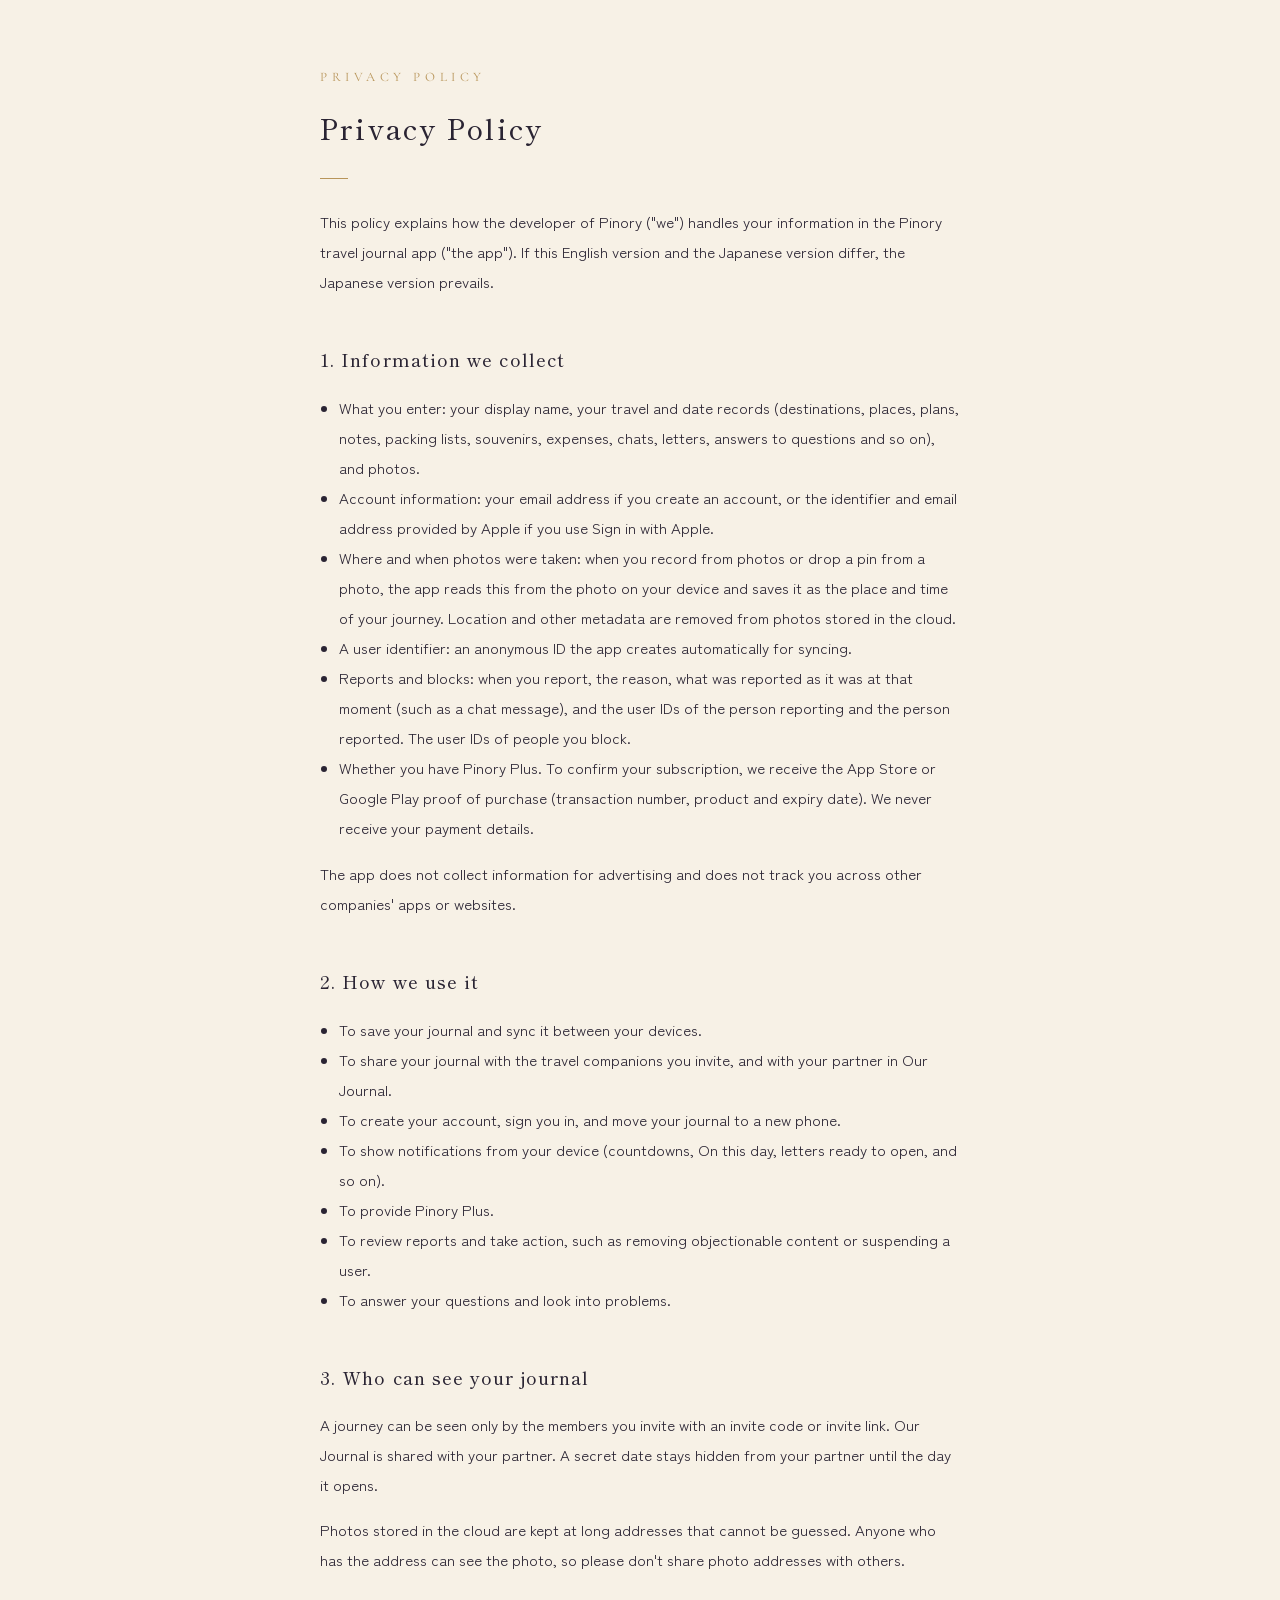
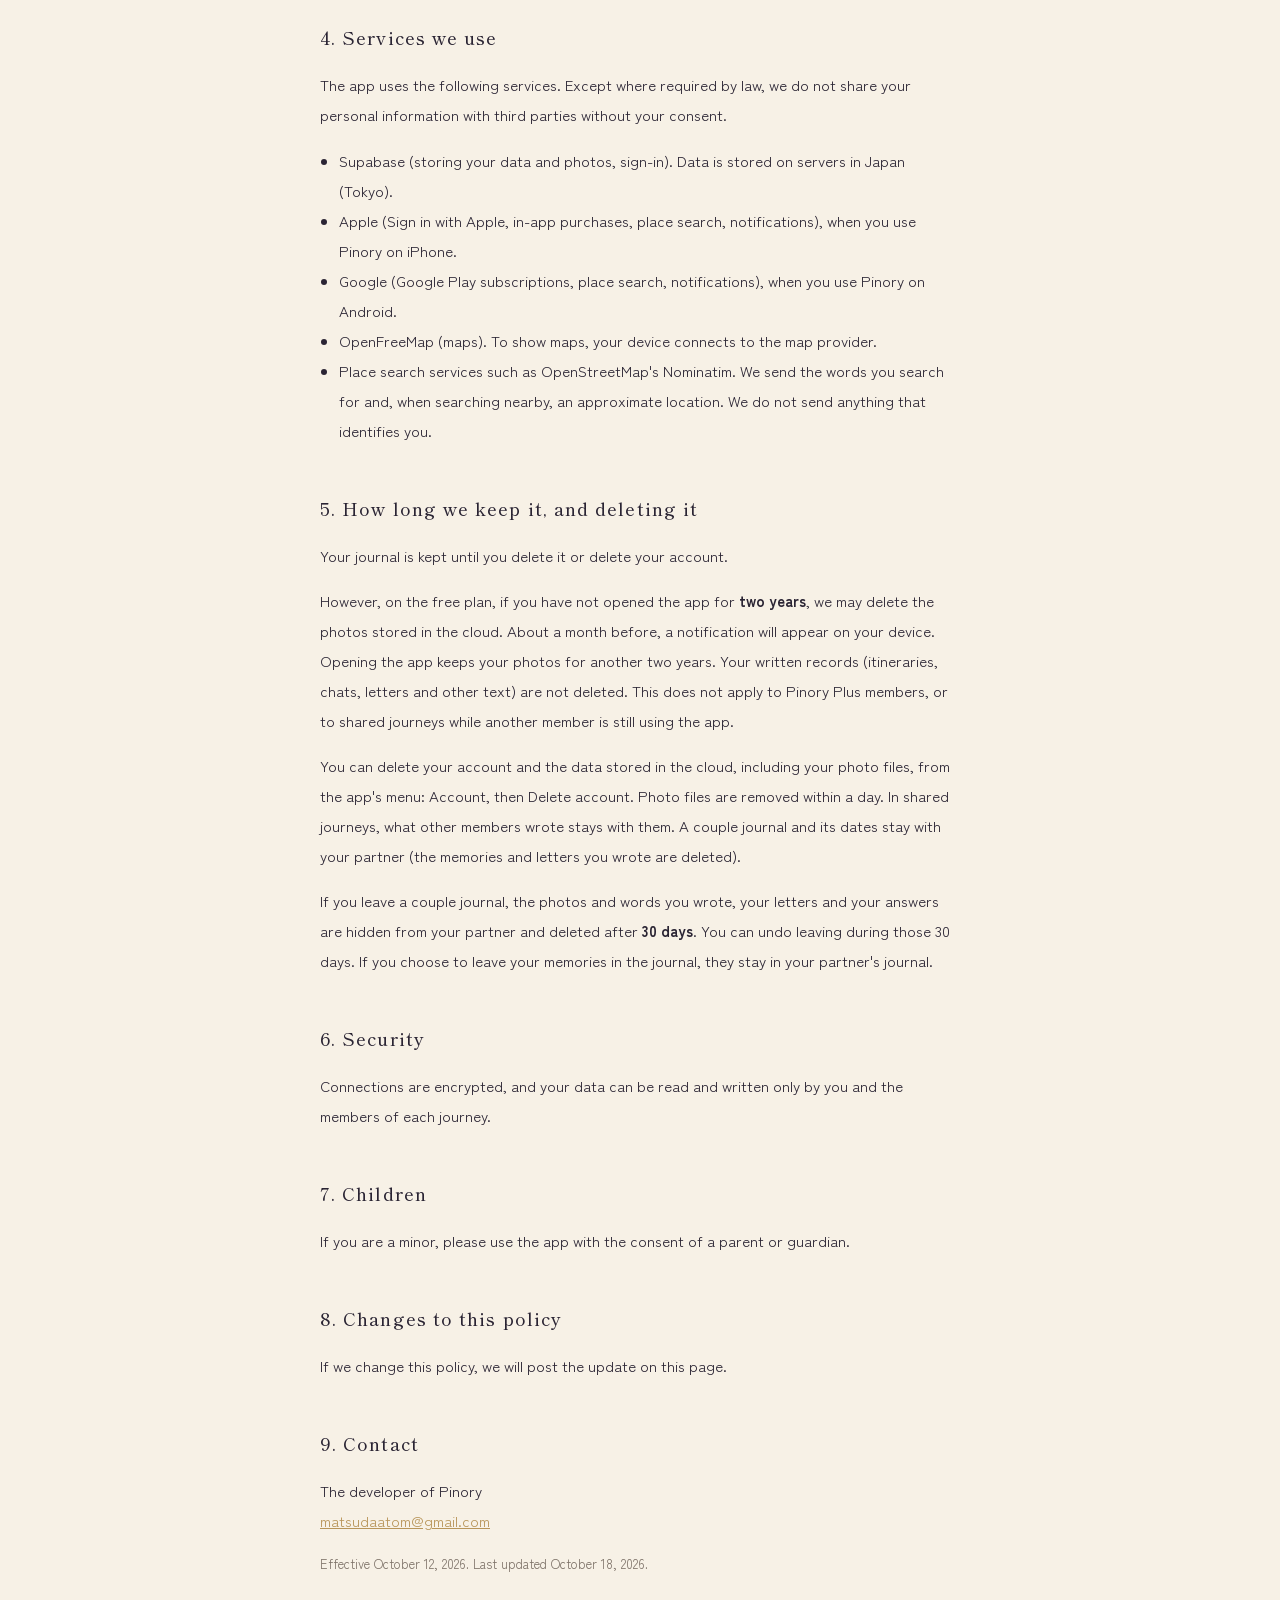
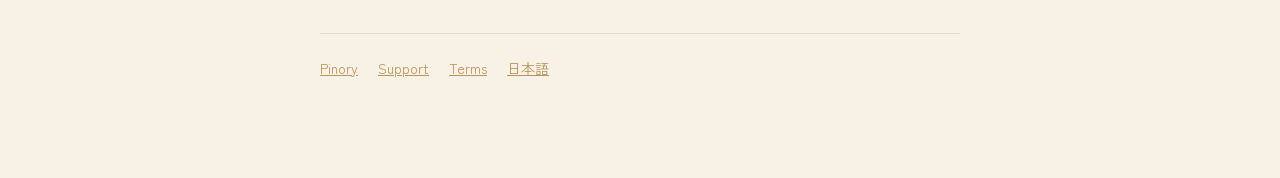
<file: en/privacy/index.html>
<!doctype html><html lang="en"><head><meta charset="utf-8"><meta name="viewport" content="width=device-width,initial-scale=1"><title>Pinory Privacy Policy</title><link rel="preconnect" href="https://fonts.googleapis.com"><link rel="stylesheet" href="https://fonts.googleapis.com/css2?family=Cormorant+Garamond:wght@500&family=Shippori+Mincho:wght@500&family=Zen+Kaku+Gothic+New&display=swap"><link rel="stylesheet" href="../../style.css"></head>
<body><main>
<p class="eyebrow">Privacy Policy</p>
<h1>Privacy Policy</h1>
<div class="rule"></div>
<p>This policy explains how the developer of Pinory ("we") handles your information in the Pinory travel journal app ("the app"). If this English version and the Japanese version differ, the Japanese version prevails.</p>

<h2>1. Information we collect</h2>
<ul>
<li>What you enter: your display name, your travel and date records (destinations, places, plans, notes, packing lists, souvenirs, expenses, chats, letters, answers to questions and so on), and photos.</li>
<li>Account information: your email address if you create an account, or the identifier and email address provided by Apple if you use Sign in with Apple.</li>
<li>Where and when photos were taken: when you record from photos or drop a pin from a photo, the app reads this from the photo on your device and saves it as the place and time of your journey. Location and other metadata are removed from photos stored in the cloud.</li>
<li>A user identifier: an anonymous ID the app creates automatically for syncing.</li>
<li>Reports and blocks: when you report, the reason, what was reported as it was at that moment (such as a chat message), and the user IDs of the person reporting and the person reported. The user IDs of people you block.</li>
<li>Whether you have Pinory Plus. To confirm your subscription, we receive the App Store or Google Play proof of purchase (transaction number, product and expiry date). We never receive your payment details.</li>
</ul>
<p>The app does not collect information for advertising and does not track you across other companies' apps or websites.</p>

<h2>2. How we use it</h2>
<ul>
<li>To save your journal and sync it between your devices.</li>
<li>To share your journal with the travel companions you invite, and with your partner in Our Journal.</li>
<li>To create your account, sign you in, and move your journal to a new phone.</li>
<li>To show notifications from your device (countdowns, On this day, letters ready to open, and so on).</li>
<li>To provide Pinory Plus.</li>
<li>To review reports and take action, such as removing objectionable content or suspending a user.</li>
<li>To answer your questions and look into problems.</li>
</ul>

<h2>3. Who can see your journal</h2>
<p>A journey can be seen only by the members you invite with an invite code or invite link. Our Journal is shared with your partner. A secret date stays hidden from your partner until the day it opens.</p>
<p>Photos stored in the cloud are kept at long addresses that cannot be guessed. Anyone who has the address can see the photo, so please don't share photo addresses with others.</p>

<h2>4. Services we use</h2>
<p>The app uses the following services. Except where required by law, we do not share your personal information with third parties without your consent.</p>
<ul>
<li>Supabase (storing your data and photos, sign-in). Data is stored on servers in Japan (Tokyo).</li>
<li>Apple (Sign in with Apple, in-app purchases, place search, notifications), when you use Pinory on iPhone.</li>
<li>Google (Google Play subscriptions, place search, notifications), when you use Pinory on Android.</li>
<li>OpenFreeMap (maps). To show maps, your device connects to the map provider.</li>
<li>Place search services such as OpenStreetMap's Nominatim. We send the words you search for and, when searching nearby, an approximate location. We do not send anything that identifies you.</li>
</ul>

<h2>5. How long we keep it, and deleting it</h2>
<p>Your journal is kept until you delete it or delete your account.</p>
<p>However, on the free plan, if you have not opened the app for <strong>two years</strong>, we may delete the photos stored in the cloud. About a month before, a notification will appear on your device. Opening the app keeps your photos for another two years. Your written records (itineraries, chats, letters and other text) are not deleted. This does not apply to Pinory Plus members, or to shared journeys while another member is still using the app.</p>
<p>You can delete your account and the data stored in the cloud, including your photo files, from the app's menu: Account, then Delete account. Photo files are removed within a day. In shared journeys, what other members wrote stays with them. A couple journal and its dates stay with your partner (the memories and letters you wrote are deleted).</p>
<p>If you leave a couple journal, the photos and words you wrote, your letters and your answers are hidden from your partner and deleted after <strong>30 days</strong>. You can undo leaving during those 30 days. If you choose to leave your memories in the journal, they stay in your partner's journal.</p>

<h2>6. Security</h2>
<p>Connections are encrypted, and your data can be read and written only by you and the members of each journey.</p>

<h2>7. Children</h2>
<p>If you are a minor, please use the app with the consent of a parent or guardian.</p>

<h2>8. Changes to this policy</h2>
<p>If we change this policy, we will post the update on this page.</p>

<h2>9. Contact</h2>
<p>The developer of Pinory<br><a href="mailto:matsudaatom@gmail.com">matsudaatom@gmail.com</a></p>
<p class="small">Effective October 12, 2026. Last updated October 18, 2026.</p>

<nav><a href="../">Pinory</a><a href="../support/">Support</a><a href="../terms/">Terms</a><a href="../../privacy/">日本語</a></nav>
</main></body></html>
</file>
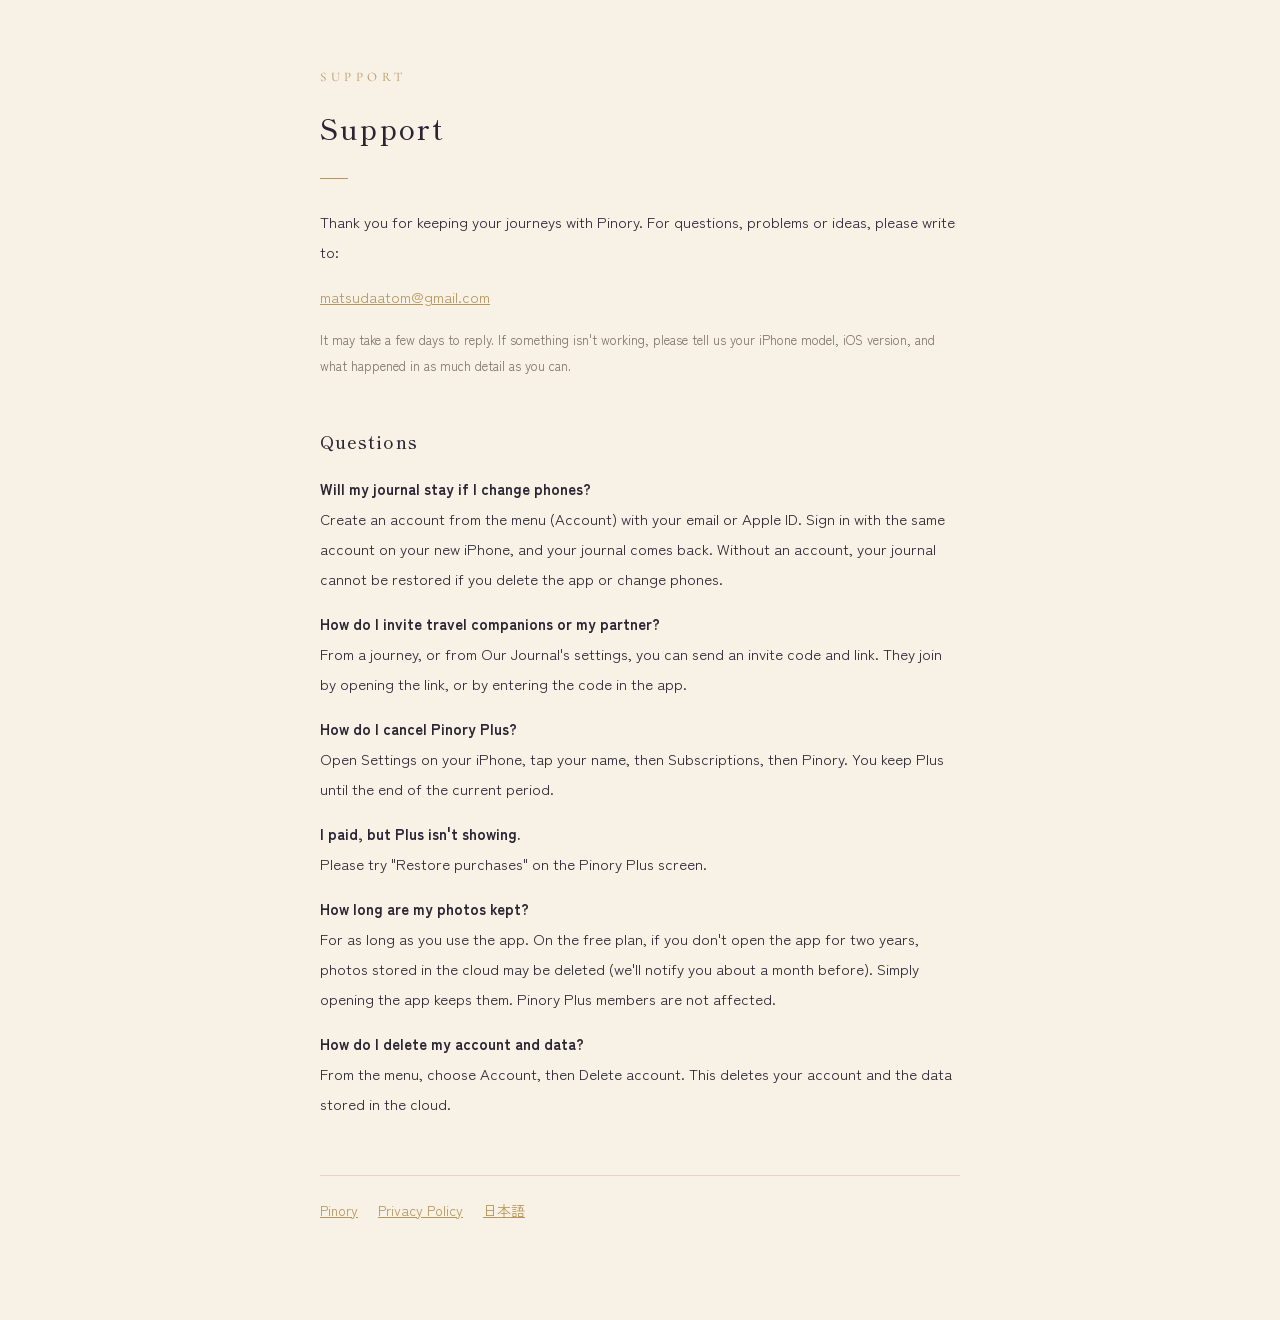
<file: en/support/index.html>
<!doctype html><html lang="en"><head><meta charset="utf-8"><meta name="viewport" content="width=device-width,initial-scale=1"><title>Pinory Support</title><link rel="preconnect" href="https://fonts.googleapis.com"><link rel="stylesheet" href="https://fonts.googleapis.com/css2?family=Cormorant+Garamond:wght@500&family=Shippori+Mincho:wght@500&family=Zen+Kaku+Gothic+New&display=swap"><link rel="stylesheet" href="../../style.css"></head>
<body><main>
<p class="eyebrow">Support</p>
<h1>Support</h1>
<div class="rule"></div>
<p>Thank you for keeping your journeys with Pinory. For questions, problems or ideas, please write to:</p>
<p><a href="mailto:matsudaatom@gmail.com">matsudaatom@gmail.com</a></p>
<p class="small">It may take a few days to reply. If something isn't working, please tell us your iPhone model, iOS version, and what happened in as much detail as you can.</p>

<h2>Questions</h2>
<p><strong>Will my journal stay if I change phones?</strong><br>Create an account from the menu (Account) with your email or Apple ID. Sign in with the same account on your new iPhone, and your journal comes back. Without an account, your journal cannot be restored if you delete the app or change phones.</p>
<p><strong>How do I invite travel companions or my partner?</strong><br>From a journey, or from Our Journal's settings, you can send an invite code and link. They join by opening the link, or by entering the code in the app.</p>
<p><strong>How do I cancel Pinory Plus?</strong><br>Open Settings on your iPhone, tap your name, then Subscriptions, then Pinory. You keep Plus until the end of the current period.</p>
<p><strong>I paid, but Plus isn't showing.</strong><br>Please try "Restore purchases" on the Pinory Plus screen.</p>
<p><strong>How long are my photos kept?</strong><br>For as long as you use the app. On the free plan, if you don't open the app for two years, photos stored in the cloud may be deleted (we'll notify you about a month before). Simply opening the app keeps them. Pinory Plus members are not affected.</p>
<p><strong>How do I delete my account and data?</strong><br>From the menu, choose Account, then Delete account. This deletes your account and the data stored in the cloud.</p>

<nav><a href="../">Pinory</a><a href="../privacy/">Privacy Policy</a><a href="../../support/">日本語</a></nav>
</main></body></html>
</file>
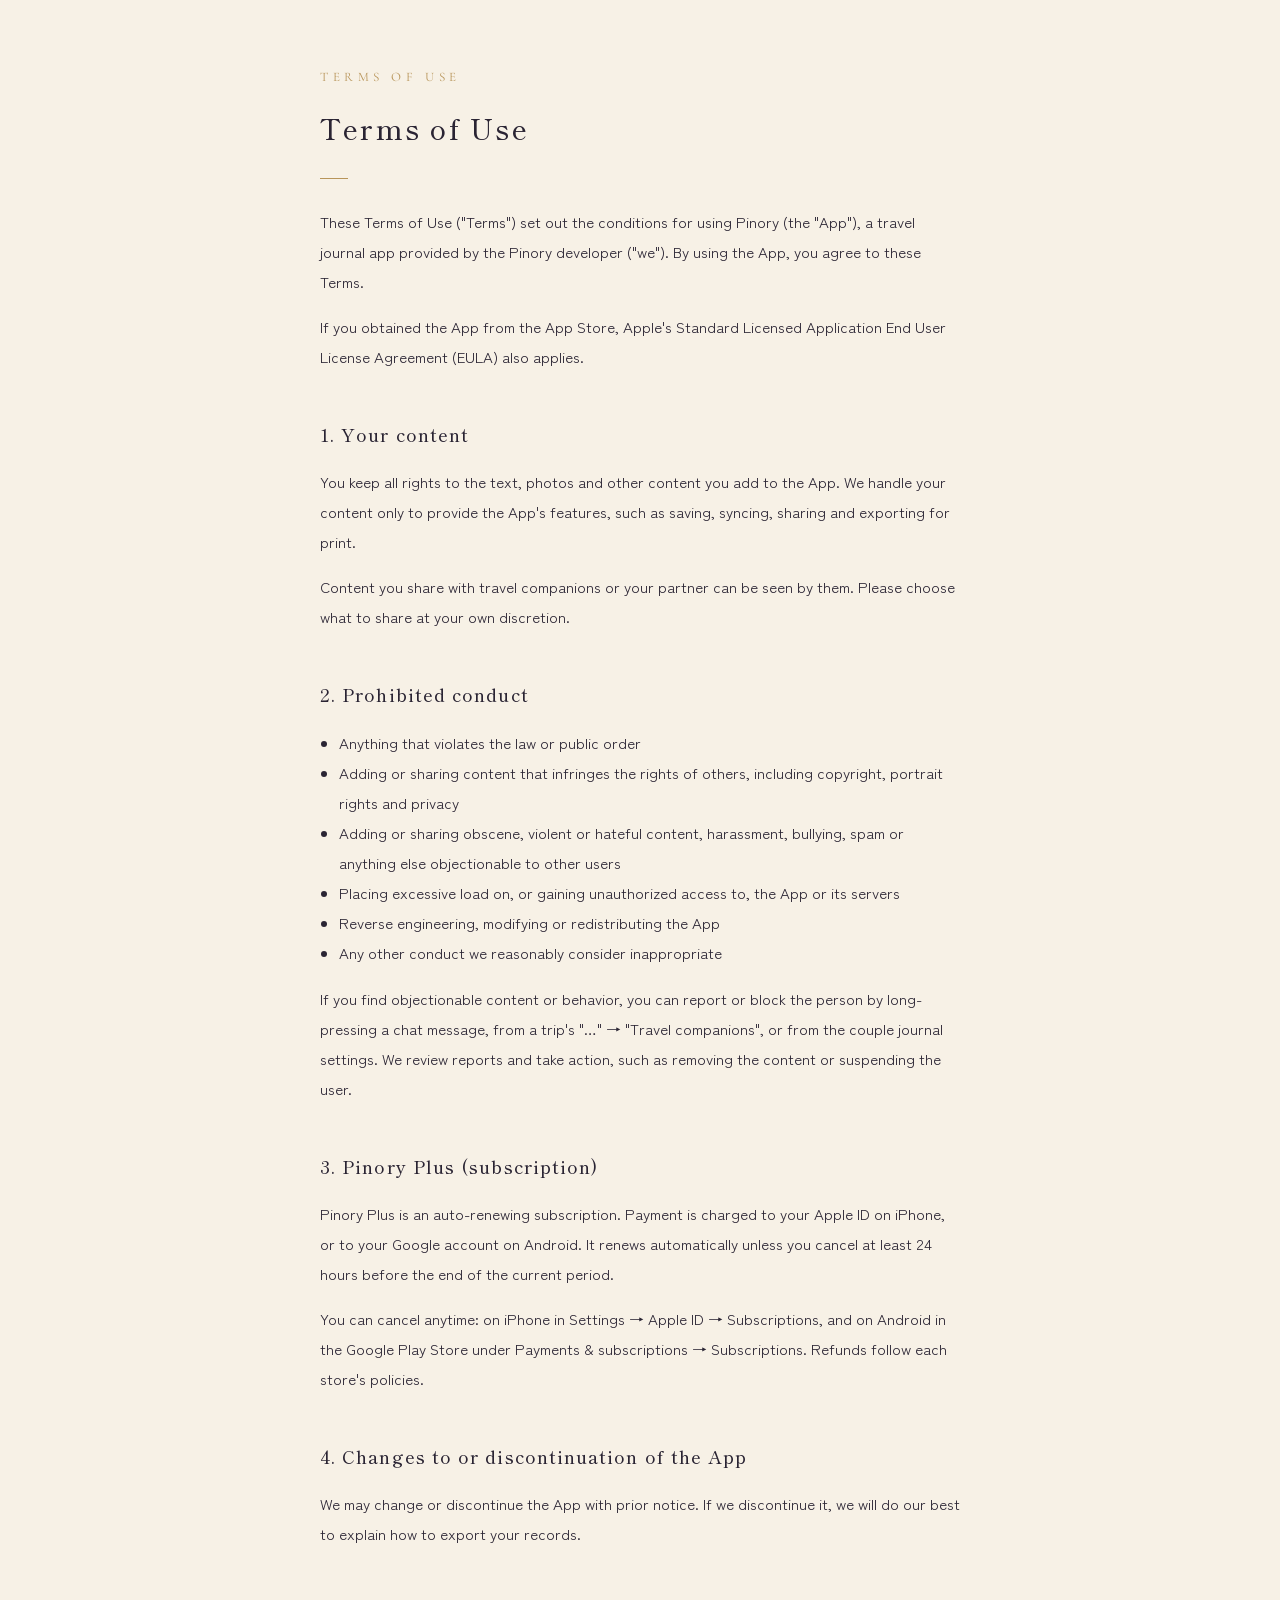
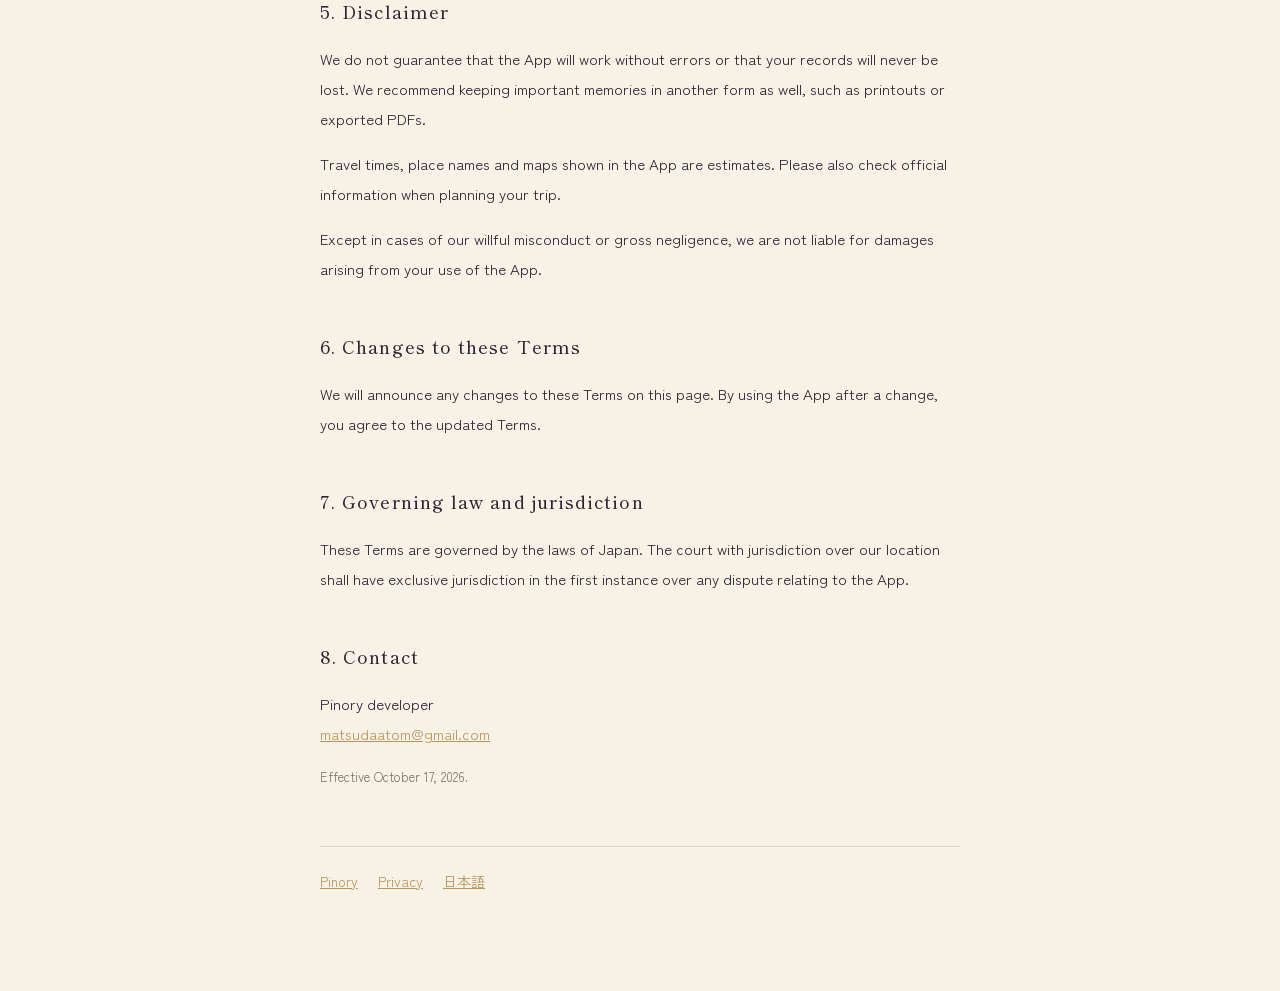
<file: en/terms/index.html>
<!doctype html><html lang="en"><head><meta charset="utf-8"><meta name="viewport" content="width=device-width,initial-scale=1"><title>Pinory Terms of Use</title><link rel="preconnect" href="https://fonts.googleapis.com"><link rel="stylesheet" href="https://fonts.googleapis.com/css2?family=Cormorant+Garamond:wght@500&family=Shippori+Mincho:wght@500&family=Zen+Kaku+Gothic+New&display=swap"><link rel="stylesheet" href="../../style.css"></head>
<body><main>
<p class="eyebrow">Terms of Use</p>
<h1>Terms of Use</h1>
<div class="rule"></div>
<p>These Terms of Use ("Terms") set out the conditions for using Pinory (the "App"), a travel journal app provided by the Pinory developer ("we"). By using the App, you agree to these Terms.</p>
<p>If you obtained the App from the App Store, Apple's Standard Licensed Application End User License Agreement (EULA) also applies.</p>

<h2>1. Your content</h2>
<p>You keep all rights to the text, photos and other content you add to the App. We handle your content only to provide the App's features, such as saving, syncing, sharing and exporting for print.</p>
<p>Content you share with travel companions or your partner can be seen by them. Please choose what to share at your own discretion.</p>

<h2>2. Prohibited conduct</h2>
<ul>
<li>Anything that violates the law or public order</li>
<li>Adding or sharing content that infringes the rights of others, including copyright, portrait rights and privacy</li>
<li>Adding or sharing obscene, violent or hateful content, harassment, bullying, spam or anything else objectionable to other users</li>
<li>Placing excessive load on, or gaining unauthorized access to, the App or its servers</li>
<li>Reverse engineering, modifying or redistributing the App</li>
<li>Any other conduct we reasonably consider inappropriate</li>
</ul>

<p>If you find objectionable content or behavior, you can report or block the person by long-pressing a chat message, from a trip's "…" → "Travel companions", or from the couple journal settings. We review reports and take action, such as removing the content or suspending the user.</p>

<h2>3. Pinory Plus (subscription)</h2>
<p>Pinory Plus is an auto-renewing subscription. Payment is charged to your Apple ID on iPhone, or to your Google account on Android. It renews automatically unless you cancel at least 24 hours before the end of the current period.</p>
<p>You can cancel anytime: on iPhone in Settings → Apple ID → Subscriptions, and on Android in the Google Play Store under Payments &amp; subscriptions → Subscriptions. Refunds follow each store's policies.</p>

<h2>4. Changes to or discontinuation of the App</h2>
<p>We may change or discontinue the App with prior notice. If we discontinue it, we will do our best to explain how to export your records.</p>

<h2>5. Disclaimer</h2>
<p>We do not guarantee that the App will work without errors or that your records will never be lost. We recommend keeping important memories in another form as well, such as printouts or exported PDFs.</p>
<p>Travel times, place names and maps shown in the App are estimates. Please also check official information when planning your trip.</p>
<p>Except in cases of our willful misconduct or gross negligence, we are not liable for damages arising from your use of the App.</p>

<h2>6. Changes to these Terms</h2>
<p>We will announce any changes to these Terms on this page. By using the App after a change, you agree to the updated Terms.</p>

<h2>7. Governing law and jurisdiction</h2>
<p>These Terms are governed by the laws of Japan. The court with jurisdiction over our location shall have exclusive jurisdiction in the first instance over any dispute relating to the App.</p>

<h2>8. Contact</h2>
<p>Pinory developer<br><a href="mailto:matsudaatom@gmail.com">matsudaatom@gmail.com</a></p>
<p class="small">Effective October 17, 2026.</p>

<nav><a href="../">Pinory</a><a href="../privacy/">Privacy</a><a href="../../terms/">日本語</a></nav>
</main></body></html>
</file>
<file: style.css>
:root{--paper:#F7F1E6;--ink:#2A2433;--soft:#7D7268;--gold:#B8955A;--line:#E2D7C3;--bg:#F7F1E6}
@media (prefers-color-scheme:dark){:root{--paper:#0E1322;--ink:#F2ECE1;--soft:#A79E93;--line:#2B2537;--bg:#0E1322}}
*{box-sizing:border-box}
body{margin:0;background:var(--bg);color:var(--ink);font-family:"Shippori Mincho","Hiragino Mincho ProN",serif;line-height:2;-webkit-text-size-adjust:100%}
main{max-width:680px;margin:0 auto;padding:64px 20px 96px}
.eyebrow{font-family:"Cormorant Garamond",serif;letter-spacing:.35em;color:var(--gold);font-size:13px;text-transform:uppercase;margin:0}
h1{font-weight:500;font-size:28px;letter-spacing:.08em;margin:10px 0 0}
.rule{width:28px;height:1px;background:var(--gold);margin:22px 0 28px}
h2{font-weight:500;font-size:18px;letter-spacing:.06em;margin:44px 0 6px}
p,li{font-family:"Zen Kaku Gothic New","Hiragino Sans",sans-serif;font-size:15px;color:var(--ink)}
.small{color:var(--soft);font-size:13px}
a{color:var(--gold)}
ul{padding-left:1.2em}
nav{margin-top:56px;padding-top:20px;border-top:1px solid var(--line);font-family:"Zen Kaku Gothic New",sans-serif;font-size:14px}
nav a{margin-right:20px}
</file>
